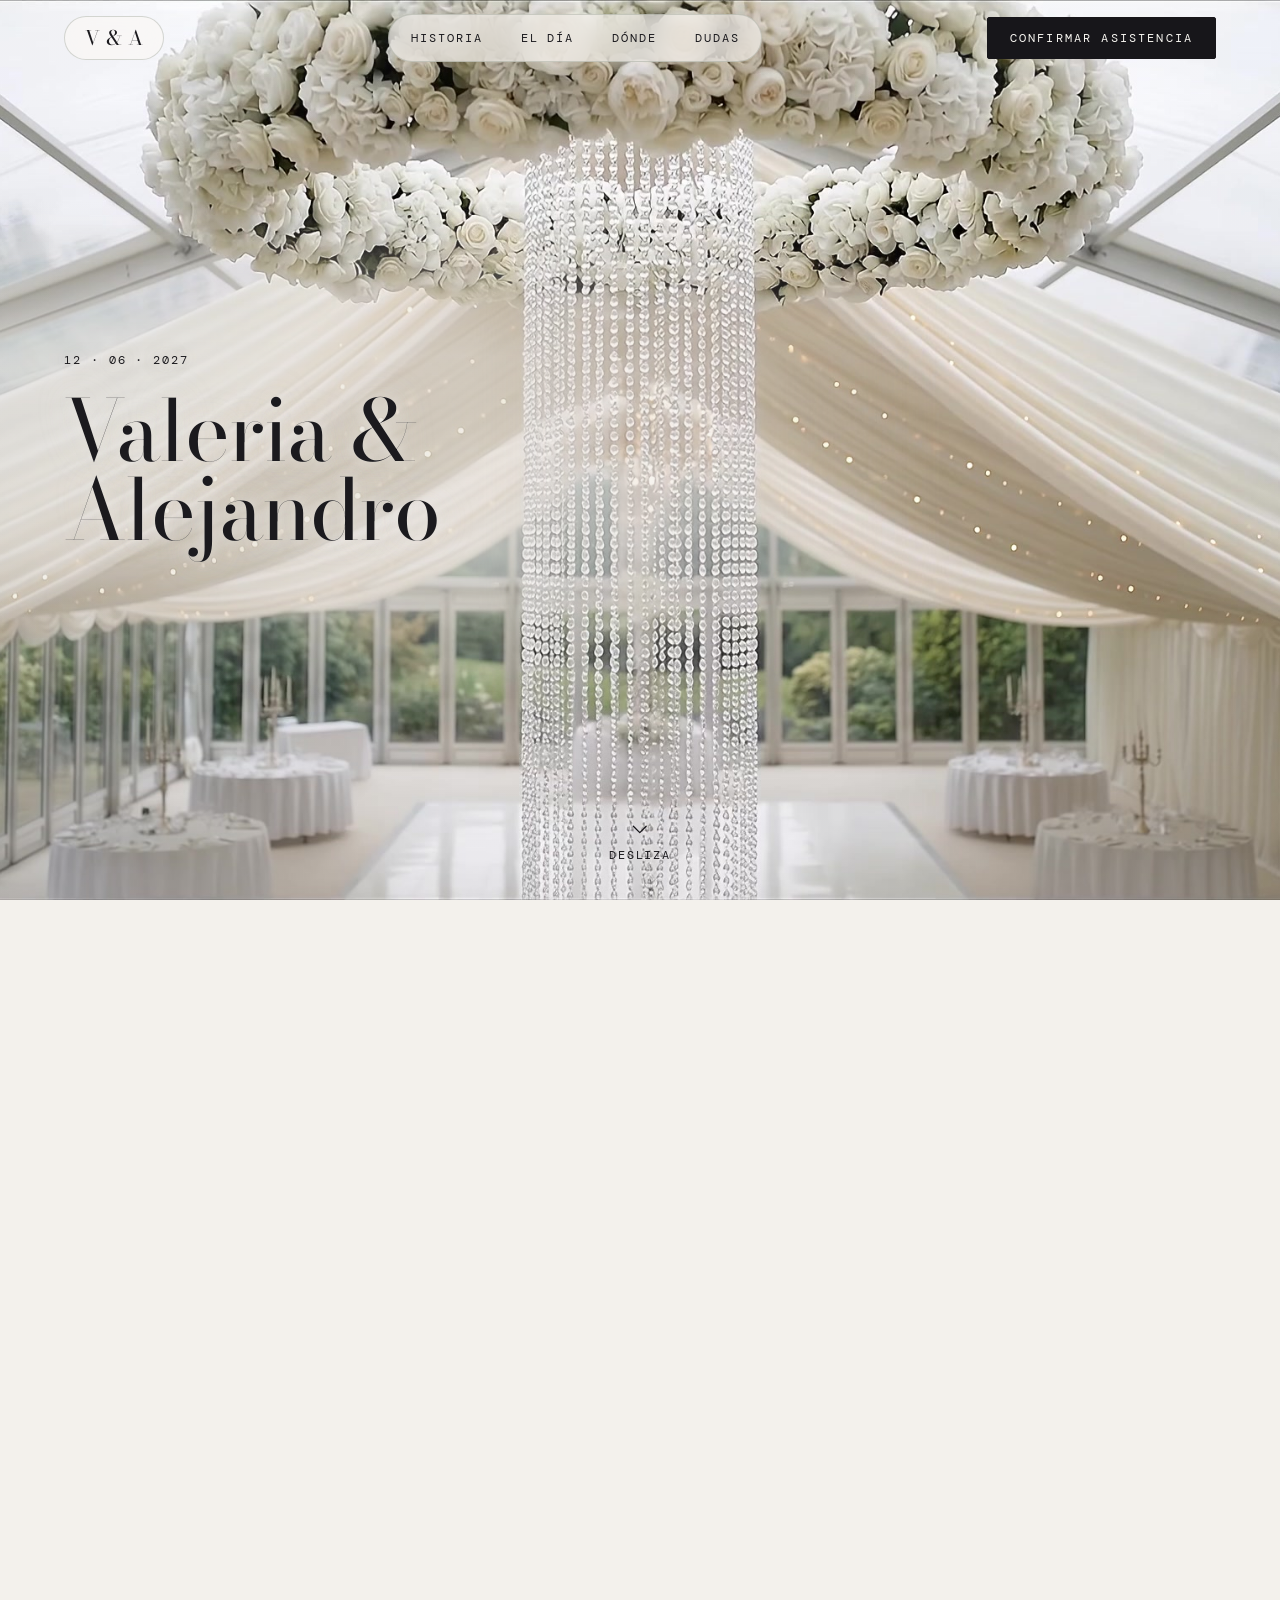
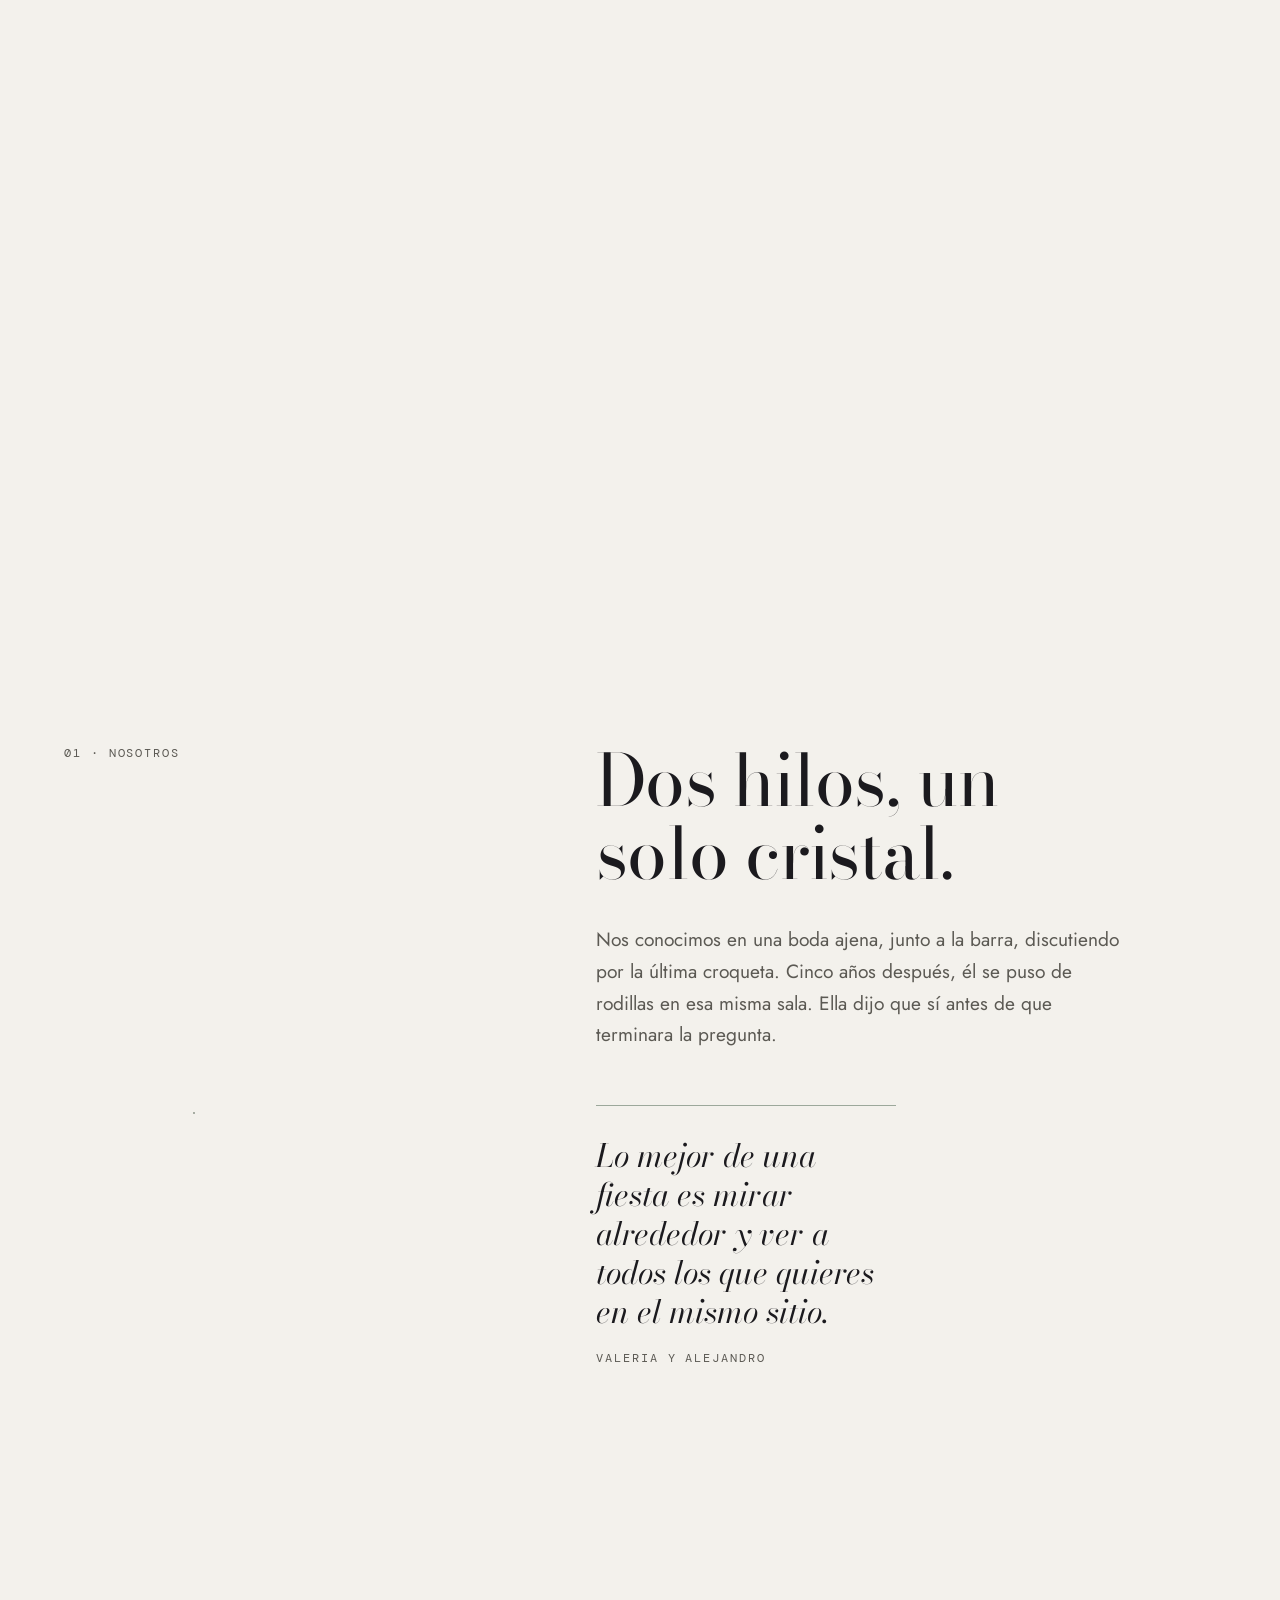
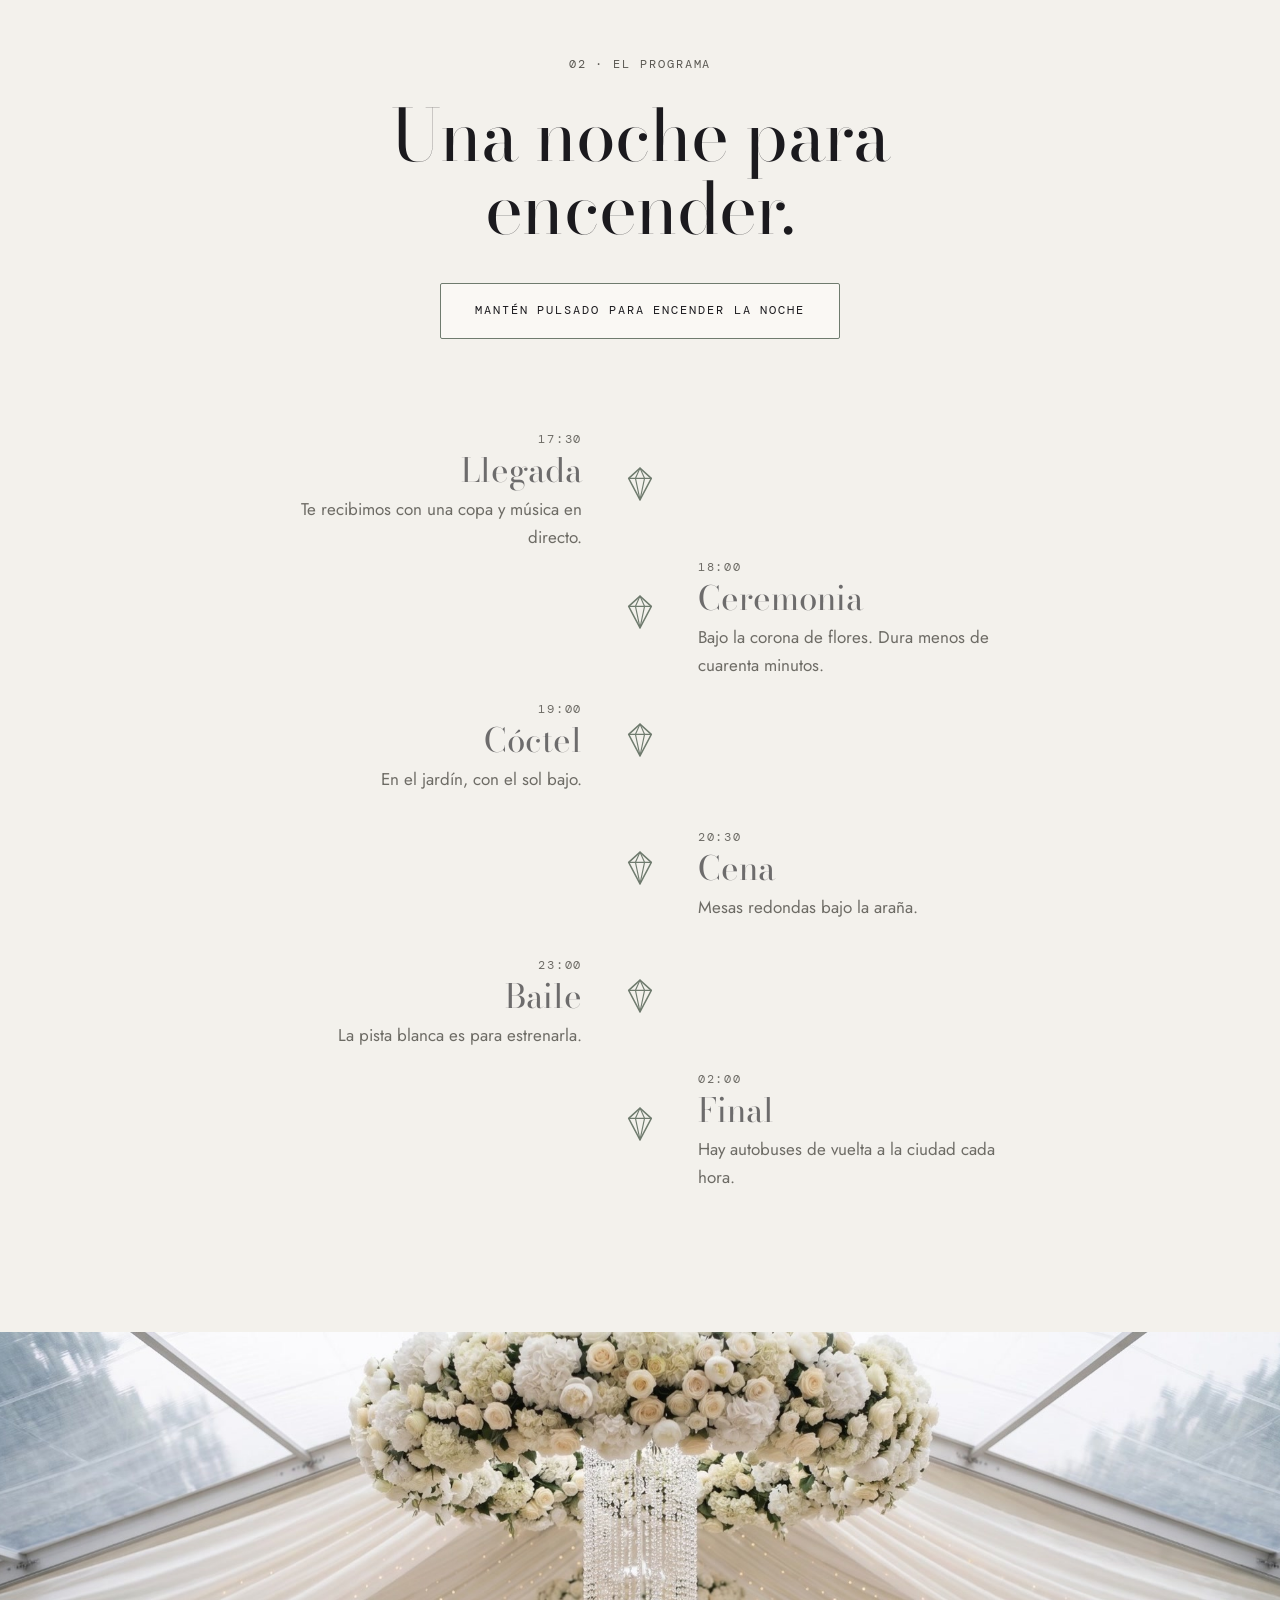
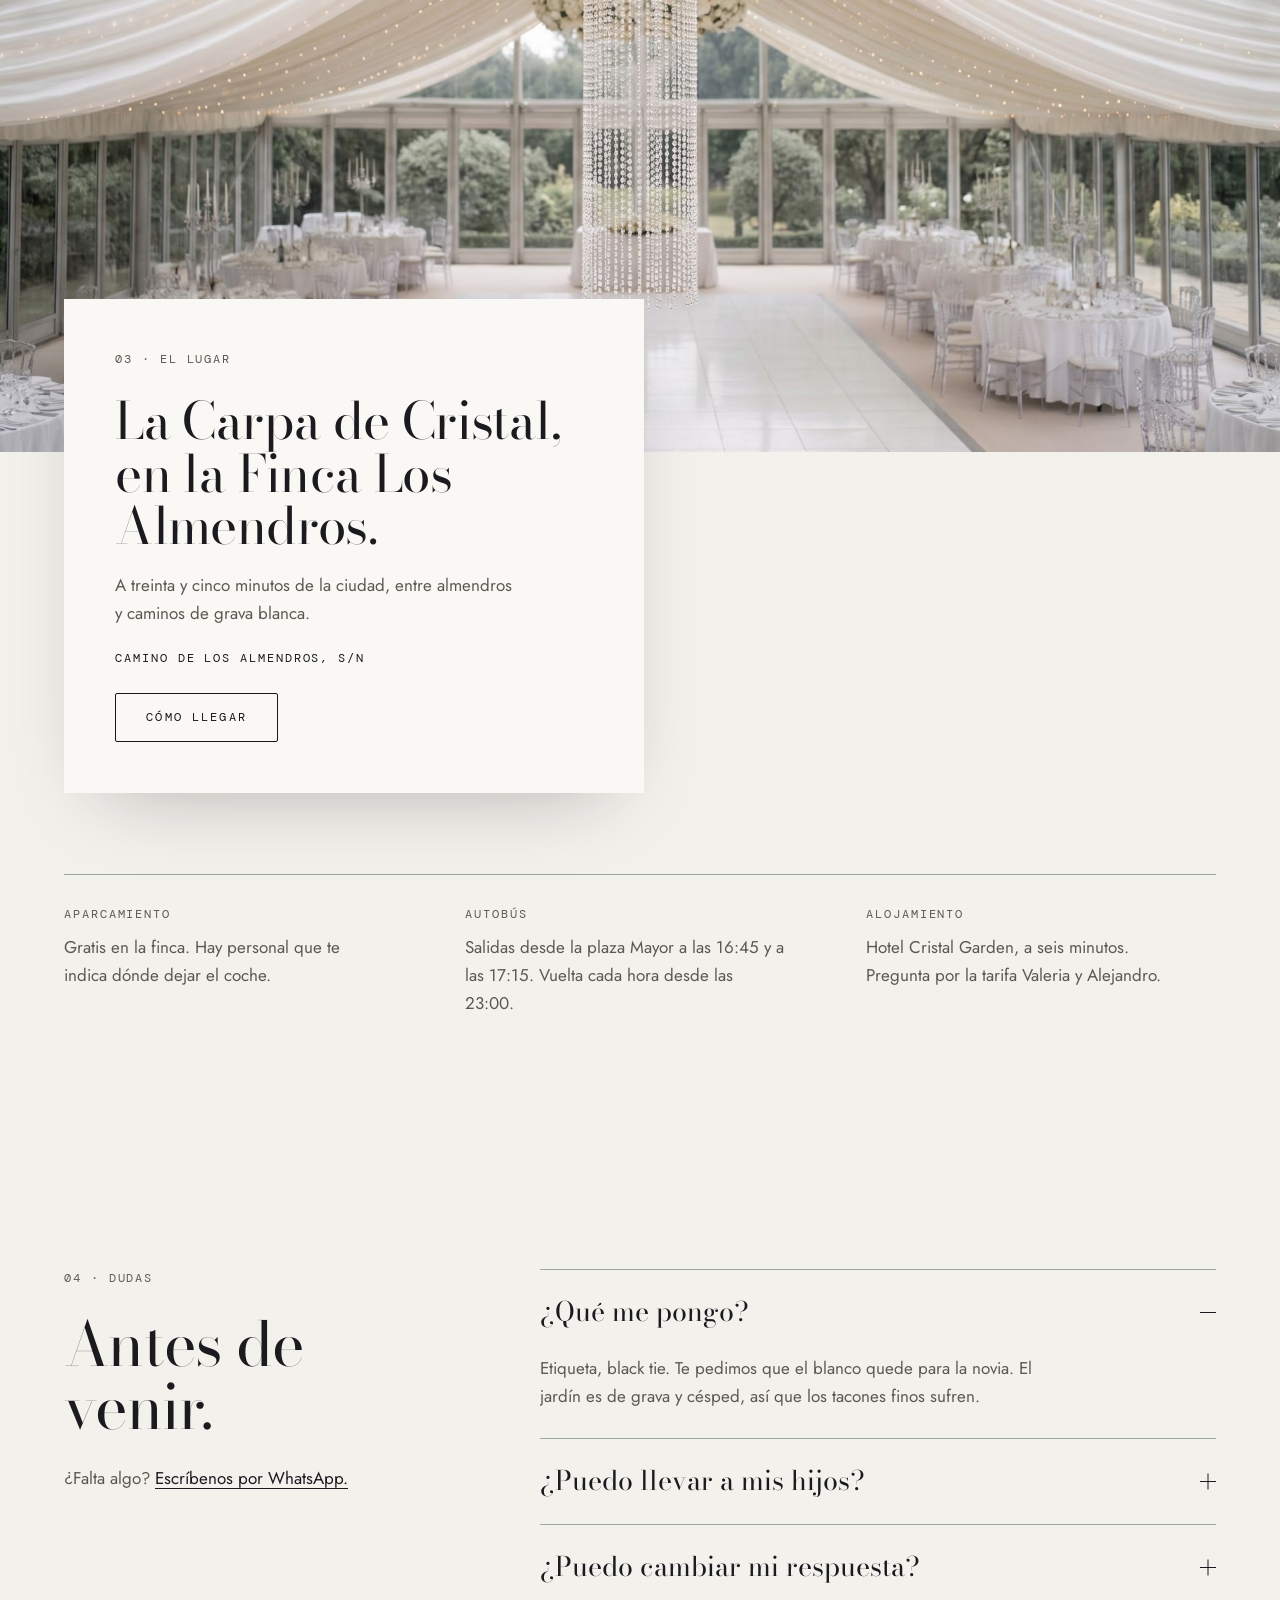
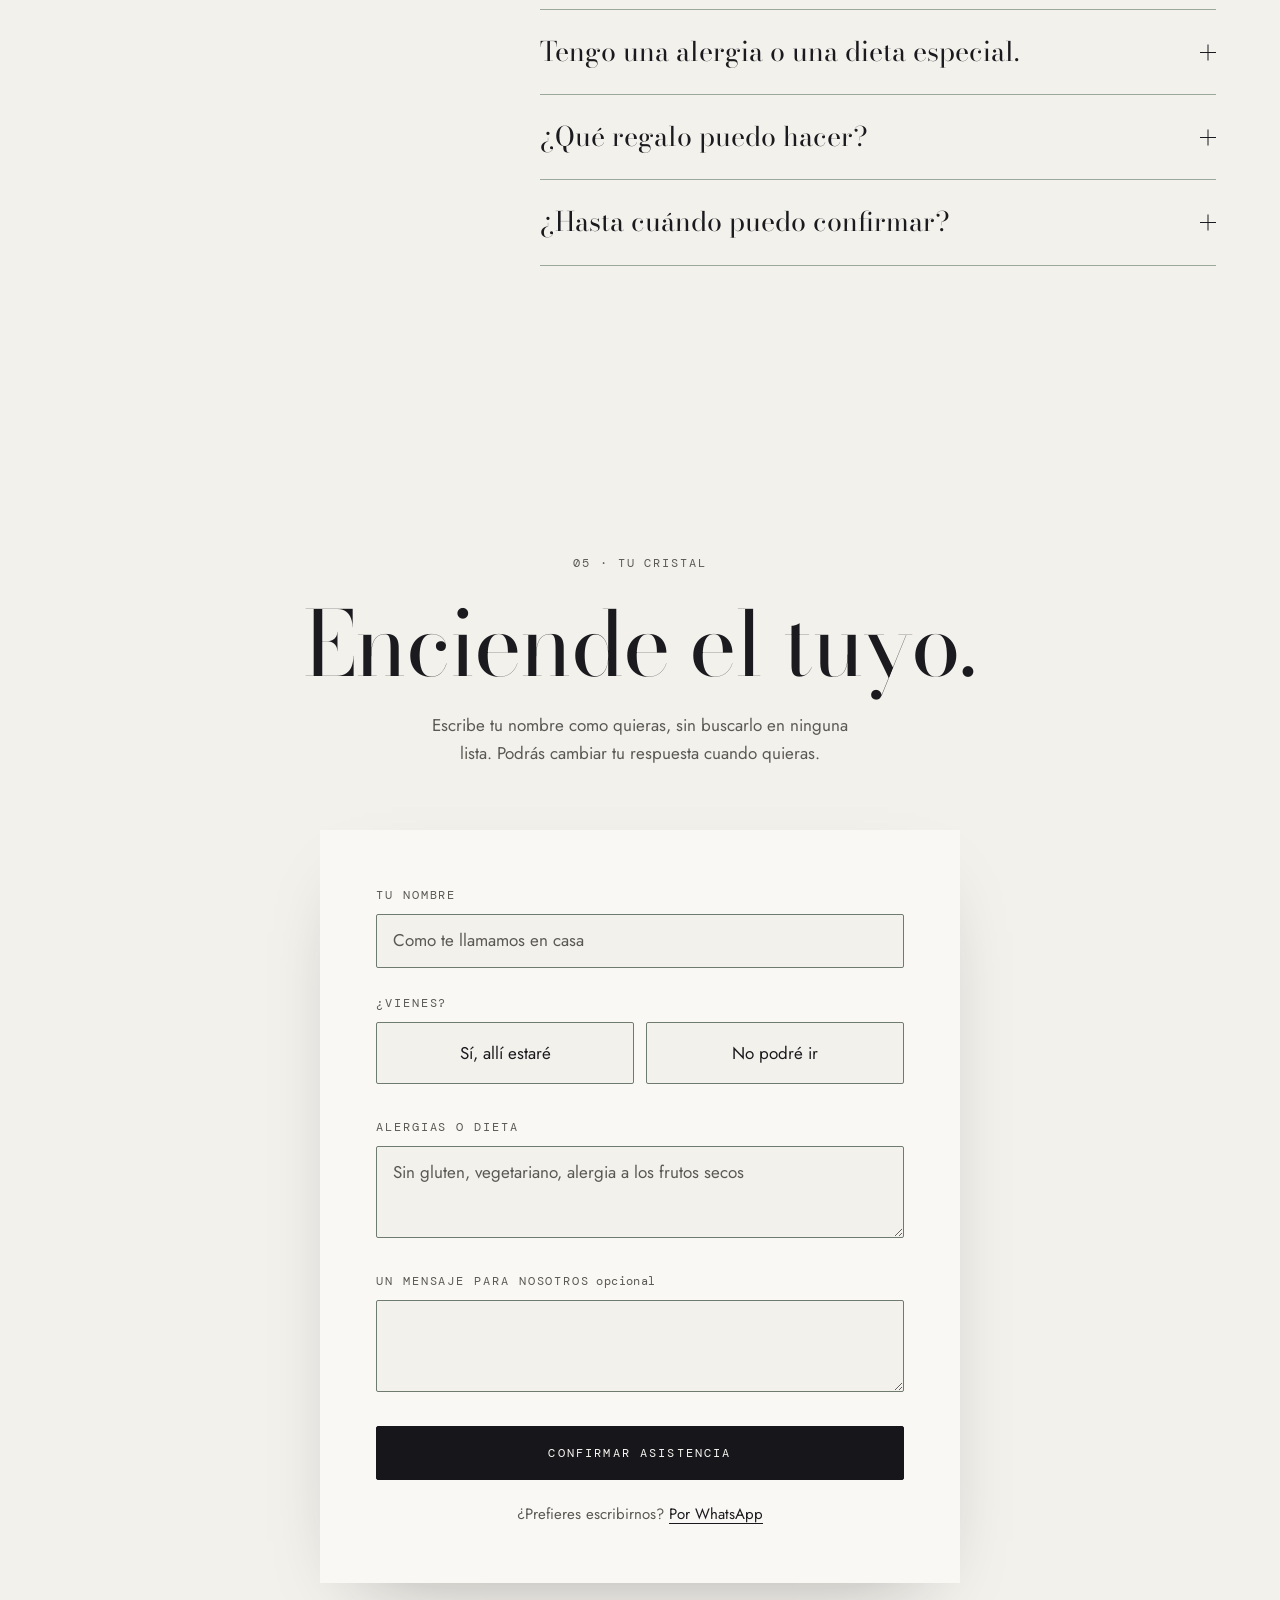
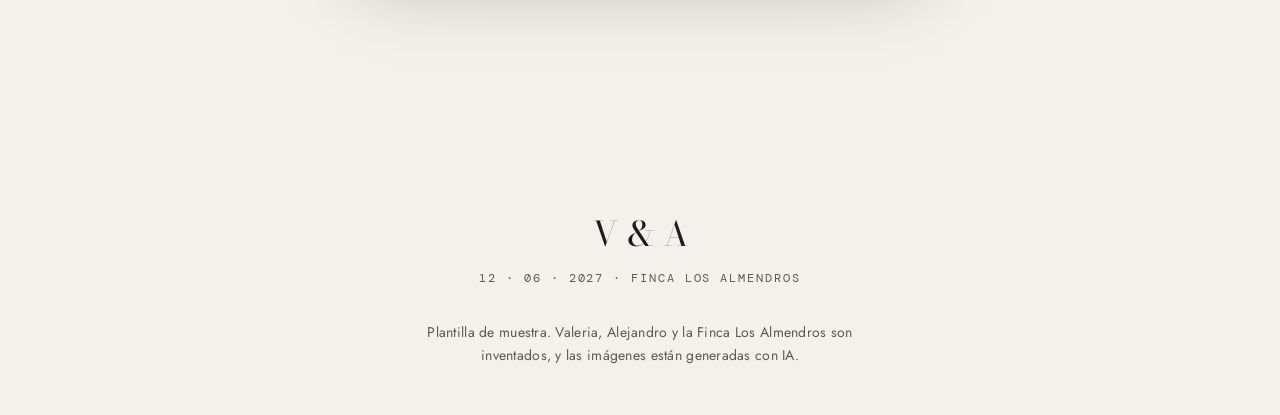
<file: boda-luxe-white/index.html>
<!doctype html>
<html lang="es">
<head>
<meta charset="utf-8">
<meta name="viewport" content="width=device-width,initial-scale=1,viewport-fit=cover">
<title>Valeria &amp; Alejandro · Boda 12 de junio de 2027</title>
<meta name="description" content="Valeria y Alejandro se casan el 12 de junio de 2027 en la Finca Los Almendros. Confirma tu asistencia y enciende tu cristal.">
<meta name="theme-color" content="#F3F1EC">
<meta property="og:type" content="website">
<meta property="og:title" content="Valeria &amp; Alejandro · 12 de junio de 2027">
<meta property="og:description" content="Una araña no brilla sola. Confirma tu asistencia y enciende tu cristal.">
<!-- DEPLOY STEP: sustituir og:image y og:url por las URLs absolutas reales al publicar -->
<meta property="og:image" content="assets/hero-ending.jpg">
<meta property="og:url" content="">
<link rel="icon" href="data:image/svg+xml,%3Csvg xmlns='http://www.w3.org/2000/svg' viewBox='0 0 32 32'%3E%3Crect width='32' height='32' rx='6' fill='%23F3F1EC'/%3E%3Cpath d='M16 4l8 8-8 16-8-16z' fill='none' stroke='%2317161A' stroke-width='1.6' stroke-linejoin='round'/%3E%3Cpath d='M8 12h16M13 12l3-8 3 8-3 16z' fill='none' stroke='%2317161A' stroke-width='1.1' stroke-linejoin='round'/%3E%3C/svg%3E">
<link rel="preconnect" href="https://fonts.googleapis.com">
<link rel="preconnect" href="https://fonts.gstatic.com" crossorigin>
<link href="https://fonts.googleapis.com/css2?family=Bodoni+Moda:ital,opsz,wght@0,6..96,400;1,6..96,400&amp;family=DM+Mono:wght@400&amp;family=Jost:wght@300;400&amp;display=swap" rel="stylesheet">
<style>
:root{
  --canvas:#F3F1EC;
  --panel:#FAF8F4;
  --accent:#17161A;
  --accent-hover:#34323A;
  --accent-muted:#9CA89B;
  --line-strong:#6F7B6E;
  --light-warm:#F1DDB0;
  --mist:232,229,224;       /* bruma sobre las telas: casi el tono del propio video */
  --mist-hi:244,242,238;    /* bruma sobre el suelo blanco */
  --text-secondary:#5B5953;
  --text-primary:#1B1A1E;
  --ease:cubic-bezier(.22,.61,.36,1);
  --ease-soft:cubic-bezier(.45,.05,.2,1);
  --tshadow:0 1px 2px rgba(250,248,244,.95),0 3px 14px rgba(250,248,244,.8),0 10px 44px rgba(250,248,244,.75);
  --f-display:'Bodoni Moda','Bodoni 72','Didot',Georgia,serif;
  --f-body:'Jost','Helvetica Neue',Arial,sans-serif;
  --f-mono:'DM Mono',ui-monospace,Menlo,Consolas,monospace;
  --gut:clamp(20px,5vw,72px);
}
*,*::before,*::after{box-sizing:border-box}
*{margin:0}
html{overflow-x:hidden;overflow-x:clip;scroll-behavior:smooth;-webkit-text-size-adjust:100%}
body{overflow-x:hidden;overflow-x:clip;background:var(--canvas);color:var(--text-primary);font:400 17px/1.65 var(--f-body);animation:pagein .9s var(--ease) both;-webkit-font-smoothing:antialiased}
@keyframes pagein{from{opacity:0}to{opacity:1}}
img,svg,video{display:block;max-width:100%}
a{color:inherit}
button,input,select,textarea{font:inherit;color:inherit}
:focus-visible{outline:2px solid var(--accent);outline-offset:3px;box-shadow:0 0 0 6px rgba(250,248,244,.92)}
.sr{position:absolute;width:1px;height:1px;margin:-1px;padding:0;overflow:hidden;clip:rect(0 0 0 0);white-space:nowrap;border:0}
.skip{position:fixed;left:16px;top:-80px;z-index:100;background:var(--accent);color:var(--panel);padding:12px 18px;transition:top .3s var(--ease)}
.skip:focus{top:16px}
.wrap{width:min(1180px,100% - 2*var(--gut));margin-inline:auto}
.mono{font:400 12px/1.5 var(--f-mono);letter-spacing:.16em;text-transform:uppercase;color:var(--text-secondary)}
.display{font-family:var(--f-display);font-weight:400;line-height:1.02;letter-spacing:-.012em}
.display em{font-style:italic}
.btn{display:inline-block;background:var(--accent);color:#F7F5F0;border:1px solid var(--accent);padding:16px 30px;font:400 12px/1.2 var(--f-mono);letter-spacing:.18em;text-transform:uppercase;text-decoration:none;text-shadow:none;cursor:pointer;border-radius:2px;transition:background-color .5s var(--ease),border-color .5s var(--ease),color .5s var(--ease),transform .5s var(--ease)}
.btn:hover{background:var(--accent-hover);border-color:var(--accent-hover);transform:translateY(-1px)}
.btn-ghost{background:transparent;color:var(--accent)}
.btn-ghost:hover{background:var(--accent);color:#F7F5F0;border-color:var(--accent)}
@media (pointer:coarse){.btn{min-height:44px;display:inline-flex;align-items:center;justify-content:center}}

/* ===== entorno fijo: el telón de cristal ===== */
.env{position:fixed;inset:0;z-index:0;pointer-events:none;overflow:hidden}
.env svg{position:absolute;inset:0;width:100%;height:100%}
.env .sw{transform-origin:50% 0;animation:sway var(--sd,90s) var(--ease-soft) var(--dl,0s) infinite}
@keyframes sway{0%,100%{transform:rotate(-.55deg)}50%{transform:rotate(.55deg)}}
.env .strand{stroke:var(--accent-muted);stroke-width:1;opacity:.34;vector-effect:non-scaling-stroke}
.env .bead{fill:var(--light-warm);stroke:var(--accent-muted);stroke-width:.6;opacity:.3;transition:opacity 1.4s var(--ease),fill .9s var(--ease)}
.env .bead.on{opacity:1}
.mote{position:absolute;bottom:-12px;width:5px;height:5px;border-radius:50%;background:var(--light-warm);opacity:0;box-shadow:0 0 12px 3px rgba(241,221,176,.55);animation:rise 90s linear var(--dl,0s) infinite}
@keyframes rise{0%{transform:translate3d(0,0,0);opacity:0}8%{opacity:.5}60%{opacity:.35}100%{transform:translate3d(var(--dx,20px),-112vh,0);opacity:0}}
body.paused *,body.paused *::before,body.paused *::after{animation-play-state:paused!important}

main{position:relative;z-index:1}
footer{position:relative;z-index:1}

/* ===== navegación ===== */
.nav{position:fixed;inset:0 0 auto 0;z-index:50;display:flex;align-items:center;justify-content:space-between;gap:12px;padding:calc(14px + env(safe-area-inset-top,0px)) var(--gut) 14px}
.nav .chip{background:rgba(250,248,244,.66);-webkit-backdrop-filter:blur(12px);backdrop-filter:blur(12px);border:1px solid rgba(111,123,110,.28);border-radius:999px}
.nav .mark{font:400 20px/1 var(--f-display);padding:11px 20px;text-decoration:none;letter-spacing:.02em}
.nav .links{display:flex;gap:6px;padding:6px}
.nav .links a{font:400 12px/1 var(--f-mono);letter-spacing:.16em;text-transform:uppercase;text-decoration:none;padding:11px 16px;border-radius:999px;color:var(--text-primary);transition:background-color .4s var(--ease)}
.nav .links a:hover{background:rgba(23,22,26,.07)}
.nav .btn{padding:13px 22px}
@media (max-width:720px){.nav .links{display:none}.nav .btn{padding:12px 16px;font-size:11px}}

/* ===== hero ===== */
.hero{position:relative;height:600vh}
.stage{position:sticky;top:0;height:100vh;height:100svh;overflow:hidden;background:var(--canvas)}
.poster{position:absolute;inset:0;background:radial-gradient(ellipse 70% 60% at 50% 24%,#FBFAF7 0%,#EEEAE2 70%,#E6E1D7 100%) center/cover no-repeat}
#hero{position:absolute;inset:0;width:100%;height:100%;object-fit:cover;opacity:0;transition:opacity .7s var(--ease);transform:translateZ(0);will-change:transform}
.video-ready #hero{opacity:1}
.video-failed #hero{display:none}
.scrim{position:absolute;inset:0;pointer-events:none;background:radial-gradient(ellipse 120% 90% at 50% 45%,rgba(243,241,236,0) 40%,rgba(243,241,236,.4) 100%)}
.bands{position:absolute;inset:0;pointer-events:none}
.band{position:absolute;opacity:0;isolation:isolate;--k:0;--mist-c:var(--mist);text-shadow:0 0 1px rgba(var(--mist-c),.9),0 0 14px rgba(var(--mist-c),.85),0 0 36px rgba(var(--mist-c),.7);color:var(--text-primary)}
.b4{--mist-c:var(--mist-hi)}
.band.off{visibility:hidden}
.band::before{content:"";position:absolute;z-index:-1;pointer-events:none;top:-75%;bottom:-75%;opacity:calc(.25 + .75*var(--k,1));background:linear-gradient(to bottom,rgba(var(--mist-c),0) 0%,rgba(var(--mist-c),.62) 31%,rgba(var(--mist-c),.62) 69%,rgba(var(--mist-c),0) 100%);-webkit-mask-image:linear-gradient(to right,#000 0%,#000 50%,transparent 100%);mask-image:linear-gradient(to right,#000 0%,#000 50%,transparent 100%)}
.b1::before,.b3::before{left:calc(-1*var(--gut));width:min(74vw,1100px)}
.b2::before{right:calc(-1*var(--gut));width:min(74vw,1100px);-webkit-mask-image:linear-gradient(to left,#000 0%,#000 50%,transparent 100%);mask-image:linear-gradient(to left,#000 0%,#000 50%,transparent 100%)}
.b4::before{left:50%;width:100vw;margin-left:-50vw;-webkit-mask-image:linear-gradient(to right,transparent 0%,#000 25%,#000 75%,transparent 100%);mask-image:linear-gradient(to right,transparent 0%,#000 25%,#000 75%,transparent 100%)}
.band .btn{pointer-events:auto}
.b1{left:var(--gut);top:50%;transform:translateY(-50%);width:min(36vw,560px)}
.b1 h1{font-size:clamp(52px,6.6vw,112px);line-height:.94}
.b1 .kicker{margin-bottom:22px;color:var(--text-primary);opacity:clamp(0,var(--k,0)*3,1)}
.b2{right:var(--gut);top:37%;transform:translateY(-50%);width:min(32vw,470px)}
.b3{left:var(--gut);top:35%;transform:translateY(-50%);width:min(32vw,470px)}
.b2 h2,.b3 h2{font-size:clamp(36px,4.3vw,70px)}
.band .sub{margin-top:22px;font-size:clamp(16px,1.35vw,20px);line-height:1.5;color:var(--text-primary);opacity:var(--ks,0);--ks:clamp(0,(var(--k,0) - .45)*2.6,1);transform:translateY(calc((1 - var(--ks))*10px))}
.b4{left:50%;bottom:10vh;transform:translateX(-50%);width:min(780px,92vw);text-align:center}
.b4 h2{font-size:clamp(48px,6.4vw,104px);line-height:.96}
.b4 .sub{--ks:clamp(0,(var(--k,0) - .66)*4,1);font:400 13px/1.5 var(--f-mono);letter-spacing:.16em;text-transform:uppercase;text-wrap:balance}
.b4 .btn{margin-top:26px;--kb:clamp(0,(var(--k,0) - .78)*5,1);opacity:var(--kb);transform:translateY(calc((1 - var(--kb))*14px))}
/* entradas */
.band .w,.band .c{display:inline-block}
.band[data-ent=drift] .w{--kc:clamp(0,(var(--k,0) - var(--th,0))*2.8,1);opacity:var(--kc);transform:translateY(calc((1 - var(--kc))*-26px))}
.band[data-ent=scatter] .c{--kc:clamp(0,(var(--k,0) - var(--th,0))*2.6,1);opacity:var(--kc);transform:translate(calc((1 - var(--kc))*var(--jx,0px)),calc((1 - var(--kc))*var(--jy,0px))) rotate(calc((1 - var(--kc))*var(--jr,0deg)))}
.band[data-ent=part] .half{display:block;--kc:clamp(0,var(--k,0)*1.15,1);opacity:var(--kc)}
.band[data-ent=part] .half:first-child{transform:translateY(calc((1 - var(--kc))*.6em))}
.band[data-ent=part] .half:last-child{transform:translateY(calc((1 - var(--kc))*-.6em))}
.band[data-ent=rise] .w{--kc:clamp(0,(var(--k,0) - var(--th,0))*3,1);opacity:var(--kc);transform:translateY(calc((1 - var(--kc))*30px))}
/* anillo y señal de scroll */
.cue{position:absolute;left:50%;bottom:4vh;transform:translateX(-50%);z-index:3;display:flex;flex-direction:column;align-items:center;gap:6px;pointer-events:none;color:var(--accent);transition:opacity .8s var(--ease)}
.cue.cue-off{opacity:0}
.ring{width:42px;height:42px;transform:rotate(-90deg);transition:opacity .6s var(--ease)}
.video-ready .ring,.video-failed .ring{opacity:0;height:0;width:0}
.cue .chev{width:22px;height:22px;opacity:0;transition:opacity .8s var(--ease)}
.cue .chev-label{opacity:0;transition:opacity .8s var(--ease);color:var(--text-primary)}
.video-ready .cue .chev,.video-failed .cue .chev,.video-ready .cue .chev-label,.video-failed .cue .chev-label{opacity:1}
.cue .chev path{animation:nudge 3.2s var(--ease-soft) -1.2s infinite}
@keyframes nudge{0%,100%{transform:translateY(-2px)}50%{transform:translateY(3px)}}
/* hero estático */
.hero-static{position:absolute;inset:0;display:none;flex-direction:column;justify-content:flex-end;align-items:center;text-align:center;gap:16px;padding:0 var(--gut) clamp(56px,13vh,120px);z-index:2;color:var(--text-primary);text-shadow:var(--tshadow)}
.hero-static::before{content:"";position:absolute;inset:0;z-index:-1;background:linear-gradient(to top,rgba(243,241,236,.92) 0%,rgba(243,241,236,.72) 50%,rgba(243,241,236,0) 100%)}
.hero-static h1{font-size:clamp(40px,min(13vw,14vh),92px);line-height:.95}
.hero-static p{text-wrap:balance}
.hero-static .btn{margin-top:10px}
@media (max-width: 720px), (orientation: portrait) and (max-width: 1024px), (orientation: portrait) and (pointer: coarse), (orientation: landscape) and (pointer: coarse) and (max-height: 560px), (prefers-reduced-motion: reduce){
  .hero{height:100vh;height:100svh;min-height:560px}
  .stage{position:relative;height:100%}
  .bands,.cue,.scrim,#hero{display:none}
  .hero-static{display:flex}
}
@media (max-height:560px){.cue{display:none}}
@media (orientation: landscape) and (max-height:560px){.hero{min-height:0}.hero-static{gap:8px;padding-bottom:clamp(18px,6vh,40px)}.hero-static .btn{margin-top:2px;padding:12px 24px}}

/* ===== secciones ===== */
.sec{position:relative;padding-block:clamp(96px,16vh,184px)}
.lab{display:block;margin-bottom:26px}
.rv .rv-i{opacity:0;transform:translateY(22px);transition:opacity 1s var(--ease),transform 1s var(--ease)}
.rv.in .rv-i{opacity:1;transform:none;transition-delay:var(--d,0s)}
.rv.in.done .rv-i{transition-delay:0s!important}
[data-draw]{--dp:0}
.live .gem-live{animation:pulse 6s var(--ease-soft) -2.4s infinite}
@keyframes pulse{0%,100%{opacity:.55}50%{opacity:1}}

/* gema */
.gem{width:28px;height:34px;color:var(--line-strong);overflow:visible}
.gem-wrap{position:relative;display:grid;place-items:center;width:44px;height:52px;--lit:0}
.gem-wrap::before{content:"";position:absolute;inset:-8px;border-radius:50%;background:radial-gradient(circle,rgba(241,221,176,.9) 0%,rgba(241,221,176,0) 66%);opacity:var(--lit);pointer-events:none}
.gem-wrap .gem{position:relative}

/* 01 historia */
.story-grid{display:grid;grid-template-columns:minmax(0,5fr) minmax(0,7fr);gap:clamp(36px,7vw,110px);align-items:start}
.strands{width:min(100%,260px);margin-top:10px;overflow:visible}
.strands .ds{fill:none;stroke:var(--line-strong);stroke-width:1.2;stroke-linecap:round;stroke-dasharray:1;stroke-dashoffset:calc(1 - clamp(0,var(--dp,0)*1.7,1))}
.strands .ds.d2{stroke-dashoffset:calc(1 - clamp(0,(var(--dp,0) - .55)*3,1))}
.strands .crystal{opacity:clamp(0,(var(--dp,0) - .78)*5,1);--lit:clamp(0,(var(--dp,0) - .86)*6,1)}
.strands .gem{color:var(--accent)}
.story h2{font-size:clamp(40px,5.6vw,88px);max-width:12ch}
.story p.t{margin-top:34px;font-size:clamp(18px,1.5vw,21px);max-width:44ch;color:var(--text-secondary)}
.story blockquote{margin-top:54px;padding-top:30px;border-top:1px solid var(--accent-muted);max-width:30ch}
.story blockquote p{font:italic 400 clamp(24px,2.5vw,36px)/1.22 var(--f-display)}
.story blockquote cite{display:block;margin-top:18px;font-style:normal}

/* 02 programa */
.prog header{text-align:center;max-width:720px;margin:0 auto}
.prog h2{font-size:clamp(40px,5.6vw,88px);margin-bottom:38px}
.hold{position:relative;display:inline-flex;align-items:center;justify-content:center;min-height:56px;padding:0 34px;background:var(--panel);border:1px solid var(--line-strong);border-radius:2px;cursor:pointer;overflow:hidden;touch-action:pan-y;user-select:none;-webkit-user-select:none;-webkit-touch-callout:none;--hp:0;transition:border-color .5s var(--ease)}
.hold:hover{border-color:var(--accent)}
.hold-fill{position:absolute;inset:0;background:var(--accent);transform:scaleX(var(--hp,0));transform-origin:left}
.hold-label{position:relative;font:400 12px/1.3 var(--f-mono);letter-spacing:.16em;text-transform:uppercase;color:var(--text-primary);text-wrap:balance;text-align:center}
.hold-on{position:absolute;inset:0;display:flex;align-items:center;justify-content:center;padding:0 34px;color:#F7F5F0;clip-path:inset(0 calc(100% - var(--hp,0)*100%) 0 0);pointer-events:none}
.hold[disabled]{cursor:default}
.tl{position:relative;list-style:none;padding:0;margin:clamp(56px,9vh,96px) auto 0;max-width:980px;--hp:0}
.tl::before,.tl::after{content:"";position:absolute;top:26px;bottom:26px;left:50%;width:1px;margin-left:-.5px;transform-origin:top}
.tl::before{background:var(--accent-muted);transform:scaleY(var(--dp,0))}
.tl::after{background:var(--accent);transform:scaleY(var(--hp,0))}
.tl-i{display:grid;grid-template-columns:1fr 64px 1fr;align-items:center;min-height:128px;--lit:0}
.tl-i .gem-wrap{grid-column:2;grid-row:1;justify-self:center;--lit:inherit}
.tl-c{grid-row:1;transform:translateY(calc((1 - var(--lit,0))*6px))}
.tl-c h3{opacity:calc(.62 + .38*var(--lit,0))}
.tl-c .time,.tl-c p{opacity:calc(.88 + .12*var(--lit,0))}
.tl-i:nth-child(odd) .tl-c{grid-column:1;text-align:right;padding-right:clamp(8px,2vw,28px)}
.tl-i:nth-child(even) .tl-c{grid-column:3;text-align:left;padding-left:clamp(8px,2vw,28px)}
.tl-c .time{display:block;margin-bottom:4px}
.tl-c h3{font:400 clamp(26px,2.6vw,36px)/1.1 var(--f-display)}
.tl-c p{color:var(--text-secondary);max-width:30ch;margin-top:6px}
.tl-i:nth-child(odd) .tl-c p{margin-left:auto}
.tl-i .gem{color:var(--line-strong)}
.tl-i[data-on] .gem{color:var(--accent)}
.tl-i .gem{--gem-fill:rgb(241 221 176 / calc(var(--lit,0)*.9))}
@media (max-width:720px){
  .tl::before,.tl::after{left:22px}
  .tl-i{grid-template-columns:44px 1fr}
  .tl-i .gem-wrap{grid-column:1}
  .tl-i:nth-child(n) .tl-c{grid-column:2;text-align:left;padding:0 0 0 14px}
  .tl-i:nth-child(odd) .tl-c p{margin-left:0}
}

/* 03 lugar */
.venue{position:relative;padding-bottom:clamp(80px,12vh,140px)}
.venue-img{height:clamp(380px,80vh,780px);overflow:hidden;background:linear-gradient(180deg,#F6F4EF,#E9E4DA)}
.venue-img img{width:100%;height:100%;object-fit:cover;transform-origin:50% 60%}
.live .venue-img img{animation:drift 46s var(--ease-soft) -10s infinite alternate}
@keyframes drift{from{transform:scale(1)}to{transform:scale(1.05)}}
.venue-card{background:var(--panel);width:min(580px,100% - 2*var(--gut));margin-top:clamp(-170px,-17vh,-90px);margin-left:max(var(--gut),calc((100% - 1180px)/2));padding:clamp(28px,4vw,56px);position:relative;box-shadow:0 30px 80px -40px rgba(23,22,26,.35)}
.venue-card h2{font-size:clamp(34px,4vw,58px);max-width:15ch}
.venue-card p.t{margin-top:20px;color:var(--text-secondary);max-width:40ch}
.venue-card .addr{margin:22px 0 26px;color:var(--text-primary)}
.facts{display:grid;grid-template-columns:repeat(3,1fr);gap:clamp(24px,4vw,64px);margin-top:clamp(56px,9vh,96px);padding-top:30px;border-top:1px solid var(--accent-muted)}
.facts dt{margin-bottom:10px}
.facts dd{color:var(--text-secondary);max-width:32ch}
@media (max-width:820px){.facts{grid-template-columns:1fr}.venue-card{margin-left:var(--gut)}}

/* 04 dudas */
.faq-grid{display:grid;grid-template-columns:minmax(0,4fr) minmax(0,7fr);gap:clamp(36px,7vw,110px);align-items:start}
.faq-side{position:sticky;top:110px}
.faq-side h2{font-size:clamp(38px,4.8vw,76px);max-width:9ch}
.faq-side p.t{margin-top:26px;color:var(--text-secondary);max-width:30ch}
.faq-side p.t a{color:var(--text-primary);text-underline-offset:4px}
.acc{border-top:1px solid var(--accent-muted)}
.acc-i{border-bottom:1px solid var(--accent-muted)}
.acc-b{display:flex;width:100%;justify-content:space-between;align-items:baseline;gap:20px;text-align:left;background:none;border:0;padding:26px 0;cursor:pointer;font:400 clamp(22px,2.1vw,30px)/1.2 var(--f-display)}
.acc-b .pm{flex:none;position:relative;width:16px;height:16px;align-self:center}
.acc-b .pm::before,.acc-b .pm::after{content:"";position:absolute;left:0;right:0;top:50%;height:1px;background:var(--text-primary);transition:transform .6s var(--ease)}
.acc-b .pm::after{transform:rotate(90deg)}
.acc-i.open .pm::after{transform:rotate(0)}
.acc-p{display:grid;grid-template-rows:0fr;transition:grid-template-rows .6s var(--ease)}
.acc-p>div{overflow:hidden;min-height:0}
.acc-i.open .acc-p{grid-template-rows:1fr}
.acc-p p{padding:0 0 28px;color:var(--text-secondary);max-width:52ch}
.acc-p a{color:var(--text-primary);text-underline-offset:4px}
@media (max-width:820px){.faq-grid{grid-template-columns:1fr}.faq-side{position:static}}

/* 05 confirmar */
.rsvp{text-align:center}
.rsvp h2{font-size:clamp(46px,7vw,112px);margin-bottom:22px}
.rsvp .lede{max-width:44ch;margin:0 auto;color:var(--text-secondary)}
.card{background:var(--panel);width:min(640px,100%);margin:clamp(40px,7vh,72px) auto 0;padding:clamp(26px,4.5vw,56px);text-align:left;box-shadow:0 30px 80px -44px rgba(23,22,26,.4)}
.field{margin-bottom:26px;border:0;padding:0;min-width:0}
.field>label,.field>legend{display:block;margin-bottom:10px;padding:0}
.opt{color:var(--text-secondary);text-transform:none;letter-spacing:.04em;margin-left:6px}
.field input[type=text],.field select,.field textarea{width:100%;background:var(--canvas);border:1px solid var(--line-strong);border-radius:2px;padding:14px 16px;font-size:17px;line-height:1.4;transition:border-color .4s var(--ease),background-color .4s var(--ease)}
.field textarea{min-height:92px;resize:vertical}
.field input::placeholder,.field textarea::placeholder{color:var(--text-secondary);opacity:1}
.field input:focus,.field select:focus,.field textarea:focus{border-color:var(--accent);outline:none;box-shadow:0 0 0 3px rgba(23,22,26,.14)}
.field .help{margin-top:8px;font-size:14px;color:var(--text-secondary)}
.err{min-height:0;margin-top:8px;font-size:14px;color:#8A2F2F}
.choices{display:grid;grid-template-columns:1fr 1fr;gap:12px}
.choice{position:relative}
.choice input{position:absolute;opacity:0;inset:0;width:100%;height:100%;margin:0;cursor:pointer}
.choice span{display:block;text-align:center;padding:16px 12px;border:1px solid var(--line-strong);border-radius:2px;background:var(--canvas);transition:background-color .4s var(--ease),color .4s var(--ease),border-color .4s var(--ease)}
.choice input:checked+span{background:var(--accent);color:#F7F5F0;border-color:var(--accent)}
.choice input:focus-visible+span{outline:2px solid var(--accent);outline-offset:3px;box-shadow:0 0 0 6px rgba(250,248,244,.92)}
.party{display:grid;grid-template-rows:1fr;transition:grid-template-rows .6s var(--ease),opacity .6s var(--ease)}
.party>div{overflow:hidden;min-height:0}
.party.hide{grid-template-rows:0fr;opacity:0}
.rsvp-form .btn{width:100%;padding:19px 30px}
.alt{margin-top:22px;text-align:center;font-size:15px;color:var(--text-secondary)}
.alt a{color:var(--text-primary);text-underline-offset:4px}
.rsvp-done{text-align:center;padding:12px 0}
.rsvp-done[hidden]{display:none}
.rsvp-done .gem-wrap{margin:0 auto 18px;width:64px;height:76px}
.rsvp-done .gem{width:38px;height:46px}
.rsvp-done h3{font:400 clamp(30px,4vw,46px)/1.1 var(--f-display)}
.rsvp-done p{margin:14px auto 0;max-width:36ch;color:var(--text-secondary)}
.rsvp-done .note{font-size:14px}
.rsvp-done .btn{margin-top:28px}
.rsvp-done.lit .gem-wrap{--lit:1;animation:pulse 5s var(--ease-soft) -1.5s infinite}
.rsvp-done.lit .gem{color:var(--accent);--gem-fill:rgb(241 221 176 / .92)}

footer.foot{padding:clamp(64px,10vh,110px) var(--gut) 48px;text-align:center}
.foot .mark{font:400 34px/1 var(--f-display);margin-bottom:18px}
.foot p.mono{margin-top:10px}
.foot .disc{margin:34px auto 0;max-width:56ch;font-size:14px;color:var(--text-secondary);text-transform:none;letter-spacing:.02em}

@media (max-width:820px){.story-grid{grid-template-columns:1fr}.strands{width:180px}.story h2{max-width:14ch}}

@media (prefers-reduced-motion: reduce){
  *,*::before,*::after{animation:none!important;transition:none!important;transition-delay:0s!important}
  html{scroll-behavior:auto}
  .rv .rv-i{opacity:1;transform:none}
  [data-draw]{--dp:1!important}
  .tl{--hp:1!important}
  .tl-i{--lit:1!important}
  .env .bead{opacity:1}
}
</style>
<noscript><style>.hero{height:100vh;min-height:560px}.stage{position:relative;height:100%}.bands,.cue,.scrim,#hero{display:none}.hero-static{display:flex}.rv .rv-i{opacity:1;transform:none}[data-draw]{--dp:1}.tl{--hp:1}.tl-i{--lit:1}</style></noscript>
</head>
<body>
<a class="skip" href="#main">Saltar al contenido</a>

<svg width="0" height="0" style="position:absolute" aria-hidden="true" focusable="false">
  <symbol id="gem" viewBox="0 0 24 30" overflow="visible">
    <polygon points="12,1 22,10 12,29 2,10" fill="none" style="fill:var(--gem-fill,none)" stroke="currentColor" stroke-width="1.3" stroke-linejoin="round"/>
    <path d="M2 10h20M8 10l4-9 4 9-4 19z" fill="none" stroke="currentColor" stroke-width="1" stroke-linejoin="round"/>
  </symbol>
</svg>

<div class="env" id="env" aria-hidden="true">
  <svg id="telon" viewBox="0 0 1600 900" preserveAspectRatio="xMidYMin slice" focusable="false"></svg>
</div>

<header class="nav">
  <a class="mark chip" href="#inicio" data-w="monogram" aria-label="Inicio">V &amp; A</a>
  <nav class="links chip" aria-label="Secciones">
    <a href="#historia">Historia</a>
    <a href="#programa">El día</a>
    <a href="#lugar">Dónde</a>
    <a href="#dudas">Dudas</a>
  </nav>
  <a class="btn" href="#confirmar">Confirmar asistencia</a>
</header>

<main id="main" tabindex="-1">

  <section class="hero" id="inicio" aria-label="Portada">
    <div class="stage" id="stage">
      <div class="poster" id="poster" aria-hidden="true"></div>
      <video id="hero" muted playsinline preload="none" aria-hidden="true" tabindex="-1"></video>
      <div class="scrim" aria-hidden="true"></div>

      <div class="bands" id="bands">
        <div class="band b1" data-a="0" data-b=".22" data-ent="drift">
          <p class="mono kicker" data-w="dateShort">12 · 06 · 2027</p>
          <h1 class="display" data-split="words" data-w="names">Valeria &amp; Alejandro</h1>
        </div>
        <div class="band b2" data-a=".26" data-b=".50" data-ent="scatter">
          <h2 class="display" data-split="chars">Una araña no brilla sola.</h2>
          <p class="sub">Son cientos de cristales repartiéndose la luz.</p>
        </div>
        <div class="band b3" data-a=".54" data-b=".78" data-ent="part">
          <h2 class="display"><span class="half">Cada invitado</span> <span class="half">es un cristal.</span></h2>
          <p class="sub">Tú eres uno de ellos.</p>
        </div>
        <div class="band b4" data-a=".82" data-b="1" data-ent="rise">
          <h2 class="display" data-split="words">Enciende el tuyo.</h2>
          <p class="sub"><span data-w="dateLong">12 de junio de 2027</span> · <span data-w="place">Finca Los Almendros</span></p>
          <a class="btn" href="#confirmar">Confirmar asistencia</a>
        </div>
      </div>

      <div class="cue" id="cue" aria-hidden="true">
        <svg class="ring" viewBox="0 0 48 48" focusable="false"><circle cx="24" cy="24" r="20" fill="none" stroke="currentColor" stroke-width="3" stroke-dasharray="126" style="stroke-dashoffset:var(--ld,126)"/></svg>
        <svg class="chev" viewBox="0 0 24 24" focusable="false"><path d="M5 9l7 7 7-7" fill="none" stroke="currentColor" stroke-width="1.4" stroke-linecap="round" stroke-linejoin="round"/></svg>
        <span class="mono chev-label">Desliza</span>
      </div>

      <div class="hero-static">
        <h1 class="display" data-w="names">Valeria &amp; Alejandro</h1>
        <p class="mono" style="color:var(--text-primary)"><span data-w="dateLong">12 de junio de 2027</span> · <span data-w="place">Finca Los Almendros</span></p>
        <a class="btn" href="#confirmar">Confirmar asistencia</a>
      </div>
    </div>
  </section>

  <section class="sec story" id="historia" aria-labelledby="h-historia">
    <div class="wrap story-grid">
      <div class="rv">
        <p class="mono lab rv-i">01 · Nosotros</p>
        <div class="rv-i">
          <svg class="strands" data-draw viewBox="0 0 240 460" aria-hidden="true" focusable="false">
            <path class="ds" pathLength="1" d="M34 0 C34 150 120 170 120 300"/>
            <path class="ds" pathLength="1" d="M206 0 C206 150 120 170 120 300"/>
            <path class="ds d2" pathLength="1" d="M120 300 L120 356"/>
            <g class="crystal gem-live"><use href="#gem" x="92" y="356" width="56" height="70"/></g>
          </svg>
        </div>
      </div>
      <div class="rv">
        <h2 class="display rv-i" id="h-historia">Dos hilos, un solo cristal.</h2>
        <p class="t rv-i">Nos conocimos en una boda ajena, junto a la barra, discutiendo por la última croqueta. Cinco años después, él se puso de rodillas en esa misma sala. Ella dijo que sí antes de que terminara la pregunta.</p>
        <blockquote class="rv-i">
          <p>Lo mejor de una fiesta es mirar alrededor y ver a todos los que quieres en el mismo sitio.</p>
          <cite class="mono" data-w="namesAnd">Valeria y Alejandro</cite>
        </blockquote>
      </div>
    </div>
  </section>

  <section class="sec prog" id="programa" aria-labelledby="h-prog">
    <div class="wrap">
      <header class="rv">
        <p class="mono lab rv-i">02 · El programa</p>
        <h2 class="display rv-i" id="h-prog">Una noche para encender.</h2>
        <div class="rv-i">
          <button class="hold" id="hold" type="button" aria-describedby="holdState"><span class="hold-fill" aria-hidden="true"></span><span class="hold-label" id="holdLabel">Mantén pulsado para encender la noche</span><span class="hold-label hold-on" id="holdLabel2" aria-hidden="true">Mantén pulsado para encender la noche</span></button>
          <p class="sr" id="holdState" role="status" aria-live="polite"></p>
        </div>
      </header>
      <ol class="tl" id="tl" data-draw>
        <li class="tl-i"><div class="tl-c"><span class="mono time">17:30</span><h3>Llegada</h3><p>Te recibimos con una copa y música en directo.</p></div><span class="gem-wrap" aria-hidden="true"><svg class="gem"><use href="#gem"/></svg></span></li>
        <li class="tl-i"><div class="tl-c"><span class="mono time">18:00</span><h3>Ceremonia</h3><p>Bajo la corona de flores. Dura menos de cuarenta minutos.</p></div><span class="gem-wrap" aria-hidden="true"><svg class="gem"><use href="#gem"/></svg></span></li>
        <li class="tl-i"><div class="tl-c"><span class="mono time">19:00</span><h3>Cóctel</h3><p>En el jardín, con el sol bajo.</p></div><span class="gem-wrap" aria-hidden="true"><svg class="gem"><use href="#gem"/></svg></span></li>
        <li class="tl-i"><div class="tl-c"><span class="mono time">20:30</span><h3>Cena</h3><p>Mesas redondas bajo la araña.</p></div><span class="gem-wrap" aria-hidden="true"><svg class="gem"><use href="#gem"/></svg></span></li>
        <li class="tl-i"><div class="tl-c"><span class="mono time">23:00</span><h3>Baile</h3><p>La pista blanca es para estrenarla.</p></div><span class="gem-wrap" aria-hidden="true"><svg class="gem"><use href="#gem"/></svg></span></li>
        <li class="tl-i"><div class="tl-c"><span class="mono time">02:00</span><h3>Final</h3><p>Hay autobuses de vuelta a la ciudad cada hora.</p></div><span class="gem-wrap" aria-hidden="true"><svg class="gem"><use href="#gem"/></svg></span></li>
      </ol>
    </div>
  </section>

  <section class="venue" id="lugar" aria-labelledby="h-lugar">
    <div class="venue-img" id="venueImg"><img id="venuePic" alt="La corona de flores blancas y la araña de cristal de la Carpa de Cristal, sobre las mesas y la pista blanca" width="1920" height="1071" loading="lazy" decoding="async"></div>
    <div class="venue-card rv">
      <p class="mono lab rv-i">03 · El lugar</p>
      <h2 class="display rv-i" id="h-lugar">La Carpa de Cristal, en la <span data-w="place">Finca Los Almendros</span>.</h2>
      <p class="t rv-i">A treinta y cinco minutos de la ciudad, entre almendros y caminos de grava blanca.</p>
      <p class="mono addr rv-i" data-w="address">Camino de los Almendros, s/n</p>
      <div class="rv-i"><a class="btn btn-ghost" href="#" data-href="mapUrl">Cómo llegar</a></div>
    </div>
    <dl class="wrap facts rv">
      <div class="rv-i"><dt class="mono">Aparcamiento</dt><dd>Gratis en la finca. Hay personal que te indica dónde dejar el coche.</dd></div>
      <div class="rv-i"><dt class="mono">Autobús</dt><dd>Salidas desde la plaza Mayor a las 16:45 y a las 17:15. Vuelta cada hora desde las 23:00.</dd></div>
      <div class="rv-i"><dt class="mono">Alojamiento</dt><dd>Hotel Cristal Garden, a seis minutos. Pregunta por la tarifa <span data-w="namesAnd">Valeria y Alejandro</span>.</dd></div>
    </dl>
  </section>

  <section class="sec" id="dudas" aria-labelledby="h-dudas">
    <div class="wrap faq-grid">
      <div class="faq-side rv">
        <p class="mono lab rv-i">04 · Dudas</p>
        <h2 class="display rv-i" id="h-dudas">Antes de venir.</h2>
        <p class="t rv-i">¿Falta algo? <a href="#" data-wa>Escríbenos por WhatsApp.</a></p>
      </div>
      <div class="acc rv" id="acc">
        <div class="acc-i rv-i open"><h3><button class="acc-b" type="button" aria-expanded="true" aria-controls="p1" id="b1"><span>¿Qué me pongo?</span><span class="pm" aria-hidden="true"></span></button></h3><div class="acc-p" id="p1" role="region" aria-labelledby="b1"><div><p>Etiqueta, black tie. Te pedimos que el blanco quede para la novia. El jardín es de grava y césped, así que los tacones finos sufren.</p></div></div></div>
        <div class="acc-i rv-i"><h3><button class="acc-b" type="button" aria-expanded="false" aria-controls="p2" id="b2"><span>¿Puedo llevar a mis hijos?</span><span class="pm" aria-hidden="true"></span></button></h3><div class="acc-p" id="p2" role="region" aria-labelledby="b2"><div><p>Es una noche de adultos. Habrá una sala con cuidadoras para los más pequeños hasta las 22:00. Cuéntanos cuántos son al confirmar.</p></div></div></div>
        <div class="acc-i rv-i"><h3><button class="acc-b" type="button" aria-expanded="false" aria-controls="p3" id="b3"><span>¿Puedo cambiar mi respuesta?</span><span class="pm" aria-hidden="true"></span></button></h3><div class="acc-p" id="p3" role="region" aria-labelledby="b3"><div><p>Sí, las veces que haga falta hasta el <span data-w="deadlineShort">1 de mayo</span>. Vuelve a esta página y usa Cambiar mi respuesta.</p></div></div></div>
        <div class="acc-i rv-i"><h3><button class="acc-b" type="button" aria-expanded="false" aria-controls="p4" id="b4"><span>Tengo una alergia o una dieta especial.</span><span class="pm" aria-hidden="true"></span></button></h3><div class="acc-p" id="p4" role="region" aria-labelledby="b4"><div><p>Escríbela al confirmar. El menú tiene opción vegetariana, sin gluten y sin lactosa, y la cocina lo prepara aparte.</p></div></div></div>
        <div class="acc-i rv-i"><h3><button class="acc-b" type="button" aria-expanded="false" aria-controls="p5" id="b5"><span>¿Qué regalo puedo hacer?</span><span class="pm" aria-hidden="true"></span></button></h3><div class="acc-p" id="p5" role="region" aria-labelledby="b5"><div><p>Que vengas ya es el regalo. Si quieres añadir algo, hay una mesa pequeña de regalos. <a href="#" data-href="giftUrl">Ver la mesa de regalos</a></p></div></div></div>
        <div class="acc-i rv-i"><h3><button class="acc-b" type="button" aria-expanded="false" aria-controls="p6" id="b6"><span>¿Hasta cuándo puedo confirmar?</span><span class="pm" aria-hidden="true"></span></button></h3><div class="acc-p" id="p6" role="region" aria-labelledby="b6"><div><p>Hasta el <span data-w="deadline">1 de mayo de 2027</span>. Si se te pasa, escríbenos por WhatsApp.</p></div></div></div>
      </div>
    </div>
  </section>

  <section class="sec rsvp" id="confirmar" aria-labelledby="h-conf">
    <div class="wrap">
      <div class="rv">
        <p class="mono lab rv-i">05 · Tu cristal</p>
        <h2 class="display rv-i" id="h-conf">Enciende el tuyo.</h2>
        <p class="lede rv-i">Escribe tu nombre como quieras, sin buscarlo en ninguna lista. Podrás cambiar tu respuesta cuando quieras.</p>
      </div>
      <div class="card rv">
        <form class="rsvp-form rv-i" id="rsvp" novalidate>
          <div class="field">
            <label class="mono" for="f-name">Tu nombre</label>
            <input type="text" id="f-name" name="name" autocomplete="name" placeholder="Como te llamamos en casa" aria-describedby="e-name">
            <p class="err" id="e-name" role="alert"></p>
          </div>
          <fieldset class="field" aria-describedby="e-att">
            <legend class="mono">¿Vienes?</legend>
            <div class="choices">
              <label class="choice"><input type="radio" name="attending" value="si"><span>Sí, allí estaré</span></label>
              <label class="choice"><input type="radio" name="attending" value="no"><span>No podré ir</span></label>
            </div>
            <p class="err" id="e-att" role="alert"></p>
          </fieldset>
          <div class="party hide" id="partyWrap"><div>
            <div class="field">
              <label class="mono" for="f-party">¿Cuántos sois?</label>
              <select id="f-party" name="party"><option value="1">1 persona</option><option value="2">2 personas</option><option value="3">3 personas</option><option value="4">4 personas</option><option value="5">5 personas</option><option value="6">6 personas</option><option value="7">7 personas</option><option value="8">8 personas</option></select>
              <p class="help">Contándote a ti</p>
            </div>
          </div></div>
          <div class="field">
            <label class="mono" for="f-diet">Alergias o dieta</label>
            <textarea id="f-diet" name="diet" placeholder="Sin gluten, vegetariano, alergia a los frutos secos"></textarea>
          </div>
          <div class="field">
            <label class="mono" for="f-note">Un mensaje para nosotros<span class="opt mono">opcional</span></label>
            <textarea id="f-note" name="note"></textarea>
          </div>
          <button class="btn" type="submit" id="sendBtn">Confirmar asistencia</button>
          <p class="alt">¿Prefieres escribirnos? <a href="#" data-wa>Por WhatsApp</a></p>
        </form>
        <div class="rsvp-done" id="rsvpDone" hidden tabindex="-1">
          <span class="gem-wrap" aria-hidden="true"><svg class="gem" id="myCrystal"><use href="#gem"/></svg></span>
          <h3 id="doneTitle"></h3>
          <p id="doneText"></p>
          <p class="note" id="doneNote"></p>
          <button class="btn btn-ghost" type="button" id="changeBtn">Cambiar mi respuesta</button>
        </div>
      </div>
    </div>
  </section>

</main>

<footer class="foot">
  <p class="mark" data-w="monogram">V &amp; A</p>
  <p class="mono"><span data-w="dateShort">12 · 06 · 2027</span> · <span data-w="place">Finca Los Almendros</span></p>
  <p class="disc">Plantilla de muestra. Valeria, Alejandro y la Finca Los Almendros son inventados, y las imágenes están generadas con IA.</p>
</footer>

<script>
(()=>{
'use strict';

/* ================= PLANTILLA: cambia aquí los datos de la boda ================= */
const WEDDING={
  names:'Valeria & Alejandro', namesAnd:'Valeria y Alejandro', monogram:'V & A',
  dateLong:'12 de junio de 2027', dateShort:'12 · 06 · 2027', dayMonth:'12 de junio',
  place:'Finca Los Almendros', address:'Camino de los Almendros, s/n',
  deadline:'1 de mayo de 2027', deadlineShort:'1 de mayo',
  mapUrl:'#', giftUrl:'#',
  /* Formulario. mode: 'demo' (no envía nada, solo muestra el mensaje de éxito),
     'mailto' (abre el correo del invitado, hace falta email),
     'endpoint' (envía a un servicio de formularios como Formspree, hace falta endpoint),
     'whatsapp' (abre un mensaje ya escrito, hace falta whatsappNumber con prefijo, solo cifras). */
  rsvp:{mode:'demo', email:'', endpoint:'', whatsappNumber:''}
};
/* =============================================================================== */

const $=(s,r=document)=>r.querySelector(s), $$=(s,r=document)=>[...r.querySelectorAll(s)];
const clamp=(v,lo,hi)=>Math.min(hi,Math.max(lo,v));
const smoothstep=(p,e0,e1)=>{const t=clamp((p-e0)/(e1-e0),0,1);return t*t*(3-2*t)};
const rng=seed=>{let s=seed>>>0;return()=>(s=(s*1664525+1013904223)>>>0)/4294967296};
const RM=matchMedia('(prefers-reduced-motion: reduce)');

/* ---- datos de la plantilla en la página ---- */
$$('[data-w]').forEach(el=>{const v=WEDDING[el.dataset.w];if(v!=null)el.textContent=v});
$$('[data-href]').forEach(a=>{const v=WEDDING[a.dataset.href];if(v&&v!=='#'){a.href=v;a.target='_blank';a.rel='noopener'}});
const waNum=(WEDDING.rsvp.whatsappNumber||'').replace(/\D/g,'');
$$('[data-wa]').forEach(a=>{if(waNum){a.href='https://wa.me/'+waNum;a.target='_blank';a.rel='noopener'}});
/* enlaces que aun no tienen destino real: no hacen nada en lugar de saltar al inicio */
$$('a[href="#"]').forEach(a=>a.addEventListener('click',e=>e.preventDefault()));

/* ---- texto dividido, una sola vez, con semilla fija ---- */
function splitText(el,mode,seed){
  const text=el.textContent.trim(), r=rng(seed);
  const sr=document.createElement('span');sr.className='sr';sr.textContent=text;
  const vis=document.createElement('span');vis.setAttribute('aria-hidden','true');
  const words=text.split(/\s+/);
  words.forEach((w,wi)=>{
    const ws=document.createElement('span');ws.className='w';
    if(mode==='chars'){
      [...w].forEach(ch=>{
        const c=document.createElement('span');c.className='c';c.textContent=ch;
        c.style.setProperty('--th',(r()*.55).toFixed(3));
        c.style.setProperty('--jx',Math.round((r()-.5)*110)+'px');
        c.style.setProperty('--jy',Math.round((r()-.5)*90)+'px');
        c.style.setProperty('--jr',Math.round((r()-.5)*50)+'deg');
        ws.appendChild(c);
      });
    }else{
      ws.textContent=w;
      ws.style.setProperty('--th',(wi/words.length*.5+r()*.04).toFixed(3));
    }
    vis.appendChild(ws);
    if(wi<words.length-1)vis.appendChild(document.createTextNode(' '));
  });
  el.textContent='';el.append(sr,vis);
}
$$('.band [data-split]').forEach((el,i)=>splitText(el,el.dataset.split,1000+i*7919));

/* ---- el telón de cristal: ambiente fijo y firma de la página ---- */
const telon=$('#telon'), NS='http://www.w3.org/2000/svg', beads=[];
(function buildTelon(){
  const r=rng(20270612), groups=[];
  for(let g=0;g<6;g++){
    const el=document.createElementNS(NS,'g');el.setAttribute('class','sw');
    el.style.setProperty('--sd',(70+r()*40).toFixed(1)+'s');
    el.style.setProperty('--dl',(-r()*90).toFixed(1)+'s');
    telon.appendChild(el);groups.push(el);
  }
  for(let i=0;i<120;i++){
    const g=groups[i%6], x=r()*1600, len=90+Math.pow(r(),1.6)*360;
    const ln=document.createElementNS(NS,'line');
    ln.setAttribute('class','strand');ln.setAttribute('x1',x.toFixed(1));ln.setAttribute('x2',x.toFixed(1));
    ln.setAttribute('y1','0');ln.setAttribute('y2',len.toFixed(1));g.appendChild(ln);
    const n=1+Math.floor(r()*3);
    for(let b=0;b<n;b++){
      const c=document.createElementNS(NS,'circle'), y=b===n-1?len:len*(.25+r()*.6);
      c.setAttribute('class','bead');c.setAttribute('cx',x.toFixed(1));c.setAttribute('cy',y.toFixed(1));
      c.setAttribute('r',(1.7+r()*2.1).toFixed(1));c.dataset.l=Math.floor(r()*8);
      g.appendChild(c);beads.push(c);
    }
  }
  const env=$('#env'), mr=rng(77);
  for(let m=0;m<14;m++){
    const s=document.createElement('span');s.className='mote';
    s.style.left=(mr()*100).toFixed(1)+'%';
    s.style.setProperty('--dl',(-mr()*90).toFixed(1)+'s');
    s.style.setProperty('--dx',Math.round((mr()-.5)*80)+'px');
    env.appendChild(s);
  }
})();
let envLit=-1;
function setEnvLit(n){
  if(n===envLit)return;envLit=n;
  beads.forEach(b=>b.classList.toggle('on',+b.dataset.l<n));
}

/* ---- el hero: scrub controlado por el scroll ---- */
const hero=$('#inicio'), stage=$('#stage'), video=$('#hero'), posterEl=$('#poster'), cue=$('#cue');
const ring=$('.ring circle',cue);
const VIDEO_URL='assets/hero-scrub.mp4', VIDEO_BYTES=11070612;
const POSTER_URL='assets/hero-poster.jpg', ENDING_URL='assets/hero-ending.jpg';
const GATES=[
  '(max-width: 720px)',
  '(orientation: portrait) and (max-width: 1024px)',
  '(orientation: portrait) and (pointer: coarse)',
  '(orientation: landscape) and (pointer: coarse) and (max-height: 560px)',
  '(prefers-reduced-motion: reduce)'
];
const bands=$$('.band').map((el,i,a)=>({el,a:+el.dataset.a,b:+el.dataset.b,ramp:el.dataset.ramp?+el.dataset.ramp:null,first:i===0,last:i===a.length-1,op:-1,k:-1,off:null}));
let target=0, shown=0, rafId=null, lastTick=0, heroOnScreen=true, scrubOn=false, heroInit=false;
let seekBusy=false, pendingTime=null, loadK=0, loadStart=0, cueOff=null, heroBlobUrl=null;

const heroProgress=()=>{
  const range=hero.offsetHeight-innerHeight;
  return range>0?clamp(-hero.getBoundingClientRect().top/range,0,1):0;
};
function requestSeek(t){
  if(!video.duration)return;
  if(seekBusy){pendingTime=t;return}
  seekBusy=true;video.currentTime=t;
}
video.addEventListener('seeked',()=>{
  seekBusy=false;
  if(pendingTime!==null){const t=pendingTime;pendingTime=null;requestSeek(t)}
});
let triedDirect=false;
video.addEventListener('error',()=>{
  seekBusy=false;pendingTime=null;
  if(!triedDirect&&heroBlobUrl&&video.getAttribute('src')===heroBlobUrl){triedDirect=true;video.src=VIDEO_URL;video.load();video.addEventListener('canplay',()=>{requestSeek(heroProgress()*video.duration);stage.classList.add('video-ready')},{once:true});return}
  failVideo();
});

function updateCaptions(p){
  bands.forEach(B=>{
    const f=Math.min(.04,(B.b-B.a)/3);
    let op=smoothstep(p,B.a,B.a+f)*(1-smoothstep(p,B.b-f,B.b));
    if(B.first)op=1-smoothstep(p,B.b-f,B.b);
    if(B.last)op=smoothstep(p,B.a,B.a+f);
    let k=clamp((p-B.a)/(B.ramp||Math.min(.04,(B.b-B.a)*.35)),0,1);
    if(B.first)k=Math.max(k,loadK);
    if(B.op<0||Math.abs(op-B.op)>.004||((op===0||op===1)&&op!==B.op)){B.op=op;B.el.style.opacity=op.toFixed(3)}
    if(B.k<0||Math.abs(k-B.k)>.008||((k===0||k===1)&&k!==B.k)){B.k=k;B.el.style.setProperty('--k',k.toFixed(3))}
    const off=op<.01;
    if(B.off!==off){B.off=off;B.el.classList.toggle('off',off)}
  });
  const co=p>.05;
  if(cueOff!==co){cueOff=co;cue.classList.toggle('cue-off',co)}
}
function tick(now){
  const dt=Math.min(100,now-(lastTick||now));lastTick=now;
  shown+=(target-shown)*(1-Math.pow(1-.16,dt/16.667));
  if(Math.abs(target-shown)<.0005){shown=target;rafId=null;lastTick=0}
  else rafId=requestAnimationFrame(tick);
  requestSeek(shown*(video.duration||0));
  updateCaptions(shown);
}
function onScroll(){
  target=heroProgress();
  if(rafId===null&&heroOnScreen)rafId=requestAnimationFrame(tick);
}
new IntersectionObserver(es=>{heroOnScreen=es[0].isIntersecting;if(heroOnScreen)onScroll()}).observe(hero);

function failVideo(){stage.classList.remove('video-ready');stage.classList.add('video-failed')}
async function loadHeroBlob(){
  const ctrl=new AbortController();
  let watchdog=setTimeout(()=>ctrl.abort(),20000);
  const res=await fetch(VIDEO_URL,{priority:'low',signal:ctrl.signal});
  if(!res.ok)throw new Error('video '+res.status);
  const total=Number(res.headers.get('Content-Length'))||VIDEO_BYTES||12e6;
  const reader=res.body.getReader(), chunks=[];
  let got=0,lastRing=0;
  for(;;){
    const {done,value}=await reader.read();
    if(done)break;
    clearTimeout(watchdog);watchdog=setTimeout(()=>ctrl.abort(),20000);
    chunks.push(value);got+=value.length;
    const frac=Math.min(1,got/total), now=performance.now();
    if(now-lastRing>100||frac===1){lastRing=now;ring.style.setProperty('--ld',Math.round(126*(1-frac)))}
  }
  clearTimeout(watchdog);
  ring.style.setProperty('--ld',0);
  heroBlobUrl=URL.createObjectURL(new Blob(chunks,{type:'video/mp4'}));
  if(scrubOn)attachVideo();
}
/* el video ya descargado se conserva: si el visitante cambia de modo a mitad, se usa al volver */
function attachVideo(){
  if(!heroBlobUrl||video.getAttribute('src'))return;
  video.src=heroBlobUrl;
  video.load();
  video.addEventListener('canplay',()=>{
    requestSeek(heroProgress()*video.duration);
    stage.classList.add('video-ready');
  },{once:true});
}
function initHeroOnce(){
  if(heroInit)return;heroInit=true;
  let started=false;
  const start=()=>{if(started)return;started=true;loadHeroBlob().catch(failVideo)};
  const img=new Image();img.onload=start;img.onerror=start;img.src=POSTER_URL;
  setTimeout(start,4000);
}
function setPoster(url){posterEl.style.backgroundImage="url('"+url+"')"}
function enableScrub(){
  if(scrubOn)return;scrubOn=true;
  setPoster(POSTER_URL);
  initHeroOnce();
  attachVideo();
  addEventListener('scroll',onScroll,{passive:true});
  bands.forEach(B=>{B.op=-1;B.k=-1;B.off=null});cueOff=null;
  updateCaptions(heroProgress());
  onScroll();
}
function disableScrub(){
  if(!scrubOn&&posterEl.style.backgroundImage)return;
  scrubOn=false;
  removeEventListener('scroll',onScroll);
  if(rafId!==null){cancelAnimationFrame(rafId);rafId=null}
  setPoster(ENDING_URL);
}
function applyHeroMode(){
  if(GATES.some(q=>matchMedia(q).matches))disableScrub();else enableScrub();
}
const MQLS=GATES.map(q=>matchMedia(q));
MQLS.forEach(m=>m.addEventListener('change',applyHeroMode));
applyHeroMode();
addEventListener('resize',()=>{if(scrubOn)onScroll()});
/* el primer texto se arma solo al cargar, y luego lo lleva el scroll */
if(scrubOn&&!RM.matches){
  loadStart=performance.now();
  const ramp=now=>{
    loadK=1-Math.pow(1-clamp((now-loadStart)/1500,0,1),3);
    updateCaptions(heroProgress());
    if(loadK<1)requestAnimationFrame(ramp);
  };
  requestAnimationFrame(ramp);
}else loadK=1;
updateCaptions(heroProgress());

/* ---- imagen del lugar (el fotograma final) ---- */
const vp=$('#venuePic');
vp.addEventListener('error',()=>{vp.style.display='none'});
vp.src='assets/lugar.jpg';

/* ---- entradas por IntersectionObserver ---- */
$$('.rv').forEach(c=>$$('.rv-i',c).forEach((k,i)=>k.style.setProperty('--d',(i*.09).toFixed(2)+'s')));
const rvIO=new IntersectionObserver(es=>es.forEach(e=>{
  if(e.isIntersecting){
    e.target.classList.add('in');
    setTimeout(()=>e.target.classList.add('done'),1700);
    rvIO.unobserve(e.target);
  }
}),{threshold:.14,rootMargin:'0px 0px -6% 0px'});
$$('.rv').forEach(el=>rvIO.observe(el));
const liveIO=new IntersectionObserver(es=>es.forEach(e=>e.target.classList.toggle('live',e.isIntersecting)));
['#historia','#programa','#lugar','#dudas','#confirmar'].forEach(s=>liveIO.observe($(s)));

/* ---- líneas que se dibujan con el scroll y el telón que se enciende ---- */
const draws=$$('[data-draw]').map(el=>({el,v:-1}));
let pageSched=false;
function updatePage(){
  pageSched=false;
  const vh=innerHeight;
  draws.forEach(d=>{
    const r=d.el.getBoundingClientRect();
    const p=clamp((vh*.88-r.top)/(vh*.58+r.height),0,1);
    if(Math.abs(p-d.v)>.004||(p===0||p===1)&&p!==d.v){d.v=p;d.el.style.setProperty('--dp',p.toFixed(3))}
  });
  const heroEnd=hero.offsetTop+hero.offsetHeight-vh;
  const max=document.documentElement.scrollHeight-vh;
  const frac=clamp((scrollY-heroEnd)/Math.max(1,max-heroEnd),0,1);
  setEnvLit(RM.matches?8:Math.round(frac*8));
}
function schedulePage(){if(!pageSched){pageSched=true;requestAnimationFrame(updatePage)}}
addEventListener('scroll',schedulePage,{passive:true});addEventListener('resize',schedulePage);
updatePage();

/* ---- la jugada: mantén pulsado para encender la noche ---- */
const holdBtn=$('#hold'), holdLabel=$('#holdLabel'), holdLabel2=$('#holdLabel2'), holdState=$('#holdState'), tl=$('#tl'), tlItems=$$('.tl-i');
const setHoldLabel=t=>{holdLabel.textContent=t;holdLabel2.textContent=t};
const H={p:0,holding:false,done:false,userDone:false,raf:null,last:0,lit:tlItems.map(()=>-1),hp:-1};
const LABEL_IDLE='Mantén pulsado para encender la noche', LABEL_DONE='La noche está encendida.';
function paintHold(p){
  if(Math.abs(p-H.hp)>.004||p===0||p===1){H.hp=p;tl.style.setProperty('--hp',p.toFixed(3));holdBtn.style.setProperty('--hp',p.toFixed(3))}
  tlItems.forEach((li,i)=>{
    const v=smoothstep(p*6-i,0,1);
    if(Math.abs(v-H.lit[i])>.01||v===0||v===1){
      H.lit[i]=v;li.style.setProperty('--lit',v.toFixed(3));
      const w=$('.gem-wrap',li);w.style.setProperty('--lit',v.toFixed(3));
      if(v>0)li.setAttribute('data-on','');else li.removeAttribute('data-on');
    }
  });
}
function holdTick(now){
  const dt=Math.min(64,now-(H.last||now));H.last=now;
  if(H.holding)H.p=Math.min(1,H.p+dt/2600);
  else if(!H.done)H.p=Math.max(0,H.p-dt/1500);
  if(H.p>=1&&!H.done){H.done=true;H.userDone=true;completeHoldUI()}
  paintHold(H.p);
  if((H.holding&&H.p<1)||(!H.holding&&!H.done&&H.p>0))H.raf=requestAnimationFrame(holdTick);
  else{H.raf=null;H.last=0}
}
function completeHoldUI(){setHoldLabel(LABEL_DONE);holdBtn.disabled=true;holdState.textContent=LABEL_DONE}
function holdGo(on){
  if(H.done||RM.matches)return;
  H.holding=on;
  if(H.raf===null)H.raf=requestAnimationFrame(holdTick);
}
holdBtn.addEventListener('pointerdown',e=>{e.preventDefault();try{holdBtn.setPointerCapture(e.pointerId)}catch(_){}holdGo(true)});
['pointerup','pointercancel','lostpointercapture'].forEach(t=>holdBtn.addEventListener(t,()=>holdGo(false)));
holdBtn.addEventListener('contextmenu',e=>e.preventDefault());
holdBtn.addEventListener('keydown',e=>{if((e.key===' '||e.key==='Enter')&&!e.repeat){e.preventDefault();holdGo(true)}});
holdBtn.addEventListener('keyup',e=>{if(e.key===' '||e.key==='Enter')holdGo(false)});
holdBtn.addEventListener('blur',()=>holdGo(false));
function applyMotionPrefs(){
  if(RM.matches){
    /* movimiento reducido: todo en su estado final, sin mantener nada */
    H.done=true;H.p=1;paintHold(1);setHoldLabel(LABEL_DONE);holdBtn.disabled=true;
  }else if(!H.userDone){
    /* vuelve el movimiento: se devuelve la jugada al visitante */
    H.done=false;H.p=0;paintHold(0);setHoldLabel(LABEL_IDLE);holdBtn.disabled=false;holdState.textContent='';
  }
  updatePage();
  if(!RM.matches)applyHeroMode();
}
RM.addEventListener('change',applyMotionPrefs);
if(RM.matches)applyMotionPrefs();else paintHold(0);

/* ---- acordeón de dudas ---- */
$$('.acc-b').forEach(b=>{
  const item=b.closest('.acc-i'), panel=$('#'+b.getAttribute('aria-controls'));
  if(b.getAttribute('aria-expanded')!=='true')panel.setAttribute('inert','');
  b.addEventListener('click',()=>{
    const open=b.getAttribute('aria-expanded')!=='true';
    b.setAttribute('aria-expanded',open);item.classList.toggle('open',open);
    if(open)panel.removeAttribute('inert');else panel.setAttribute('inert','');
  });
});

/* ---- confirmación ---- */
const form=$('#rsvp'), done=$('#rsvpDone'), partyWrap=$('#partyWrap'), sendBtn=$('#sendBtn');
const KEY='boda-rsvp-v1';
const store={
  get(){try{return JSON.parse(localStorage.getItem(KEY)||'null')}catch(_){return null}},
  set(v){try{localStorage.setItem(KEY,JSON.stringify(v))}catch(_){}},
  clear(){try{localStorage.removeItem(KEY)}catch(_){}}
};
const setErr=(id,msg)=>{$('#'+id).textContent=msg};
$$('input[name=attending]').forEach(r=>r.addEventListener('change',()=>{
  partyWrap.classList.toggle('hide',r.value!=='si'||!r.checked);setErr('e-att','');
}));
$('#f-name').addEventListener('input',()=>setErr('e-name',''));
function showDone(d,note){
  const yes=d.attending==='si', mode=WEDDING.rsvp.mode;
  $('#doneTitle').textContent=yes?'Tu cristal ya brilla, '+d.name+'.':'Te echaremos de menos, '+d.name+'.';
  $('#doneText').textContent=yes?'Te esperamos el '+WEDDING.dayMonth+'. Si algo cambia, vuelve aquí.':'Gracias por avisarnos. Si algo cambia, aquí seguimos.';
  $('#doneNote').textContent=note!=null?note:(mode==='demo'?'Esto es una plantilla de muestra: tu respuesta no se envió a nadie.':'');
  done.classList.toggle('lit',yes);
  form.hidden=true;done.hidden=false;
  document.querySelectorAll('.card .rv-i').forEach(el=>el.classList.add('in'));
}
async function send(d){
  const m=WEDDING.rsvp, lines=[
    'Nombre: '+d.name,
    'Asistencia: '+(d.attending==='si'?'Sí, allí estará':'No podrá ir'),
    d.attending==='si'?'Personas: '+d.party:'',
    d.diet?'Alergias o dieta: '+d.diet:'',
    d.note?'Mensaje: '+d.note:''
  ].filter(Boolean).join('\n');
  if(m.mode==='mailto'&&m.email){
    location.href='mailto:'+m.email+'?subject='+encodeURIComponent('Confirmación de asistencia: '+d.name)+'&body='+encodeURIComponent(lines);
    return 'Se abrió tu correo. Pulsa enviar para que nos llegue.';
  }
  if(m.mode==='whatsapp'&&waNum){
    window.open('https://wa.me/'+waNum+'?text='+encodeURIComponent('Confirmación de asistencia\n'+lines),'_blank','noopener');
    return 'Se abrió WhatsApp. Pulsa enviar para que nos llegue.';
  }
  if(m.mode==='endpoint'&&m.endpoint){
    const res=await fetch(m.endpoint,{method:'POST',headers:{'Accept':'application/json','Content-Type':'application/json'},body:JSON.stringify(d)});
    if(!res.ok)throw new Error('envio '+res.status);
    return '';
  }
  return null;
}
form.addEventListener('submit',async e=>{
  e.preventDefault();
  const d={
    name:$('#f-name').value.trim(),
    attending:(form.querySelector('input[name=attending]:checked')||{}).value||'',
    party:$('#f-party').value, diet:$('#f-diet').value.trim(), note:$('#f-note').value.trim()
  };
  let bad=null;
  if(!d.name){setErr('e-name','Escribe tu nombre para continuar.');bad=$('#f-name')}
  if(!d.attending){setErr('e-att','Elige una opción.');bad=bad||form.querySelector('input[name=attending]')}
  if(bad){bad.focus();return}
  sendBtn.disabled=true;sendBtn.textContent='Enviando...';
  try{
    const note=await send(d);
    store.set({name:d.name,attending:d.attending});
    showDone(d,note);done.focus();
  }catch(_){
    setErr('e-att','No pudimos enviar tu respuesta. Inténtalo otra vez o escríbenos por WhatsApp.');
  }finally{sendBtn.disabled=false;sendBtn.textContent='Confirmar asistencia'}
});
$('#changeBtn').addEventListener('click',()=>{
  const s=store.get();store.clear();
  done.hidden=true;form.hidden=false;
  if(s)$('#f-name').value=s.name||'';
  $('#f-name').focus();
});
(function restore(){
  const s=store.get();
  if(s&&s.name)showDone({name:s.name,attending:s.attending},null);
})();

/* ---- pausa todo cuando la pestaña está oculta ---- */
document.addEventListener('visibilitychange',()=>document.body.classList.toggle('paused',document.hidden));
})();
</script>
</body>
</html>
</file>
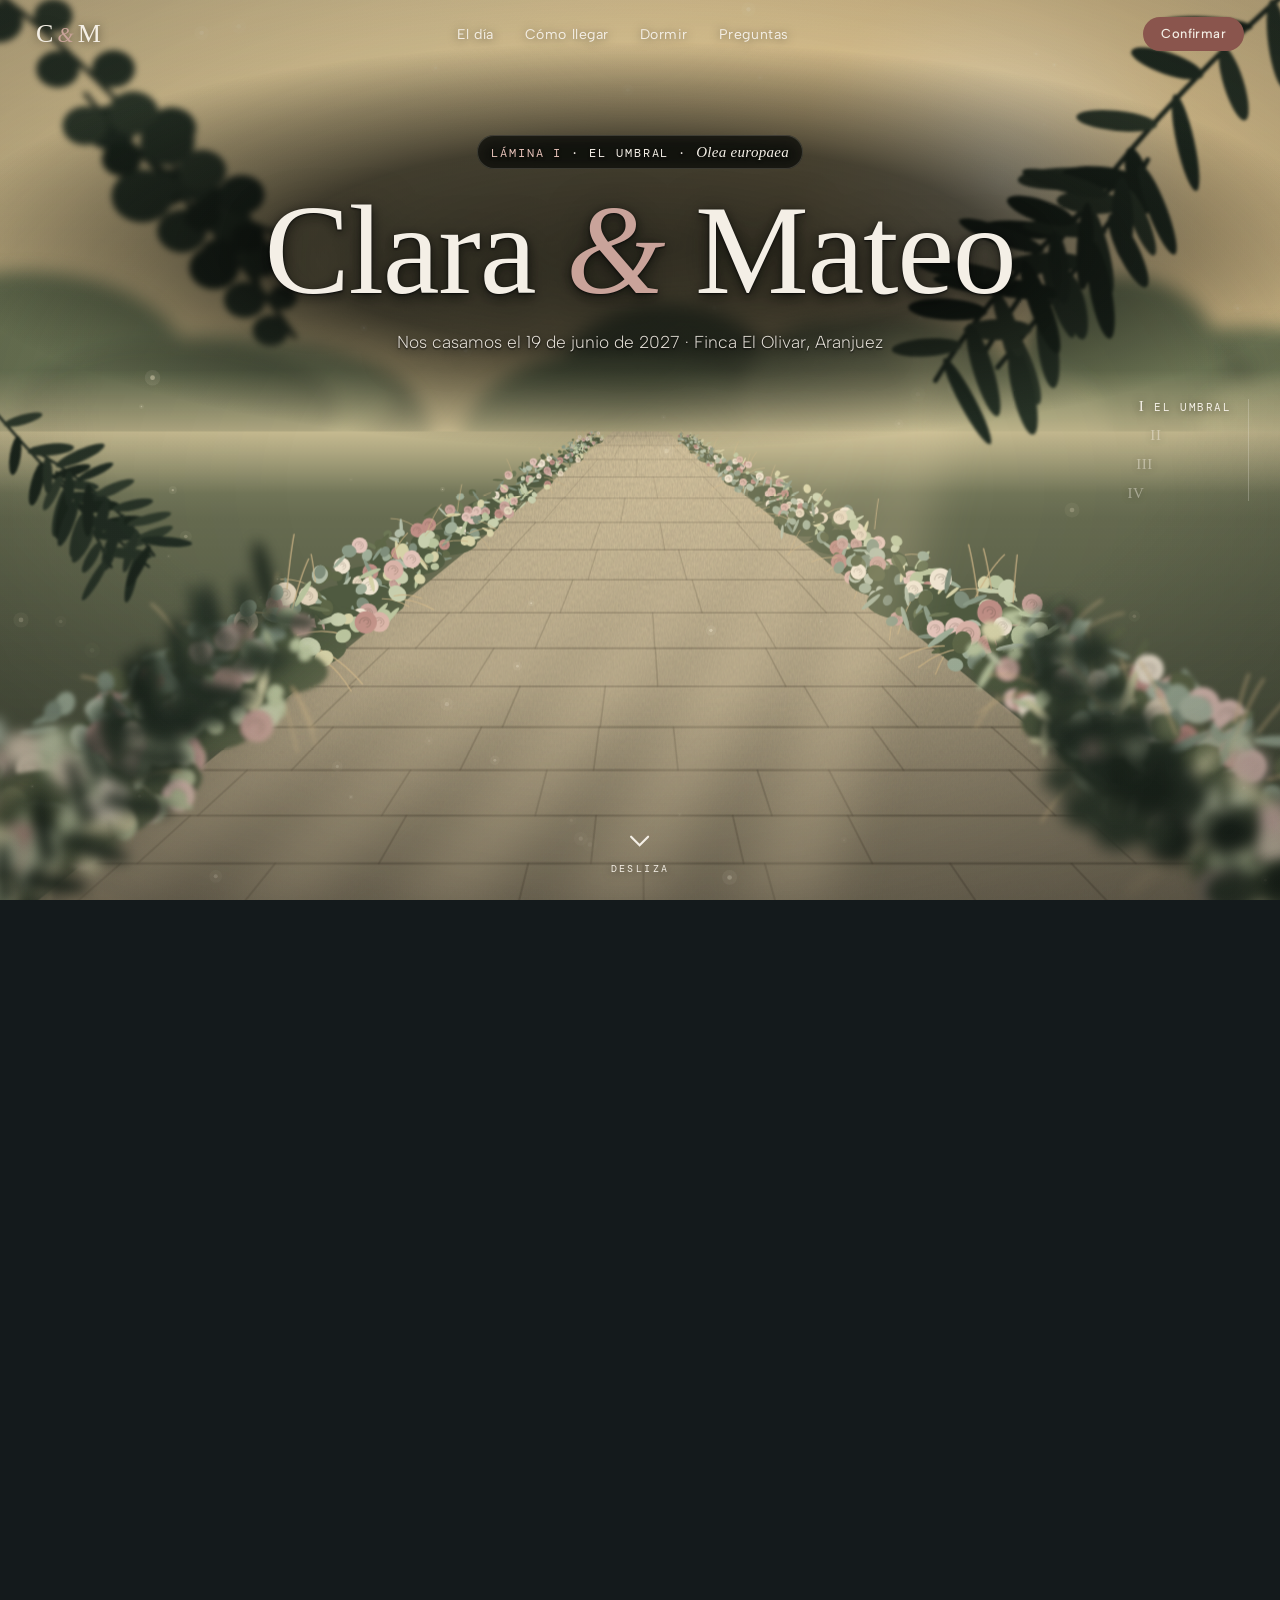
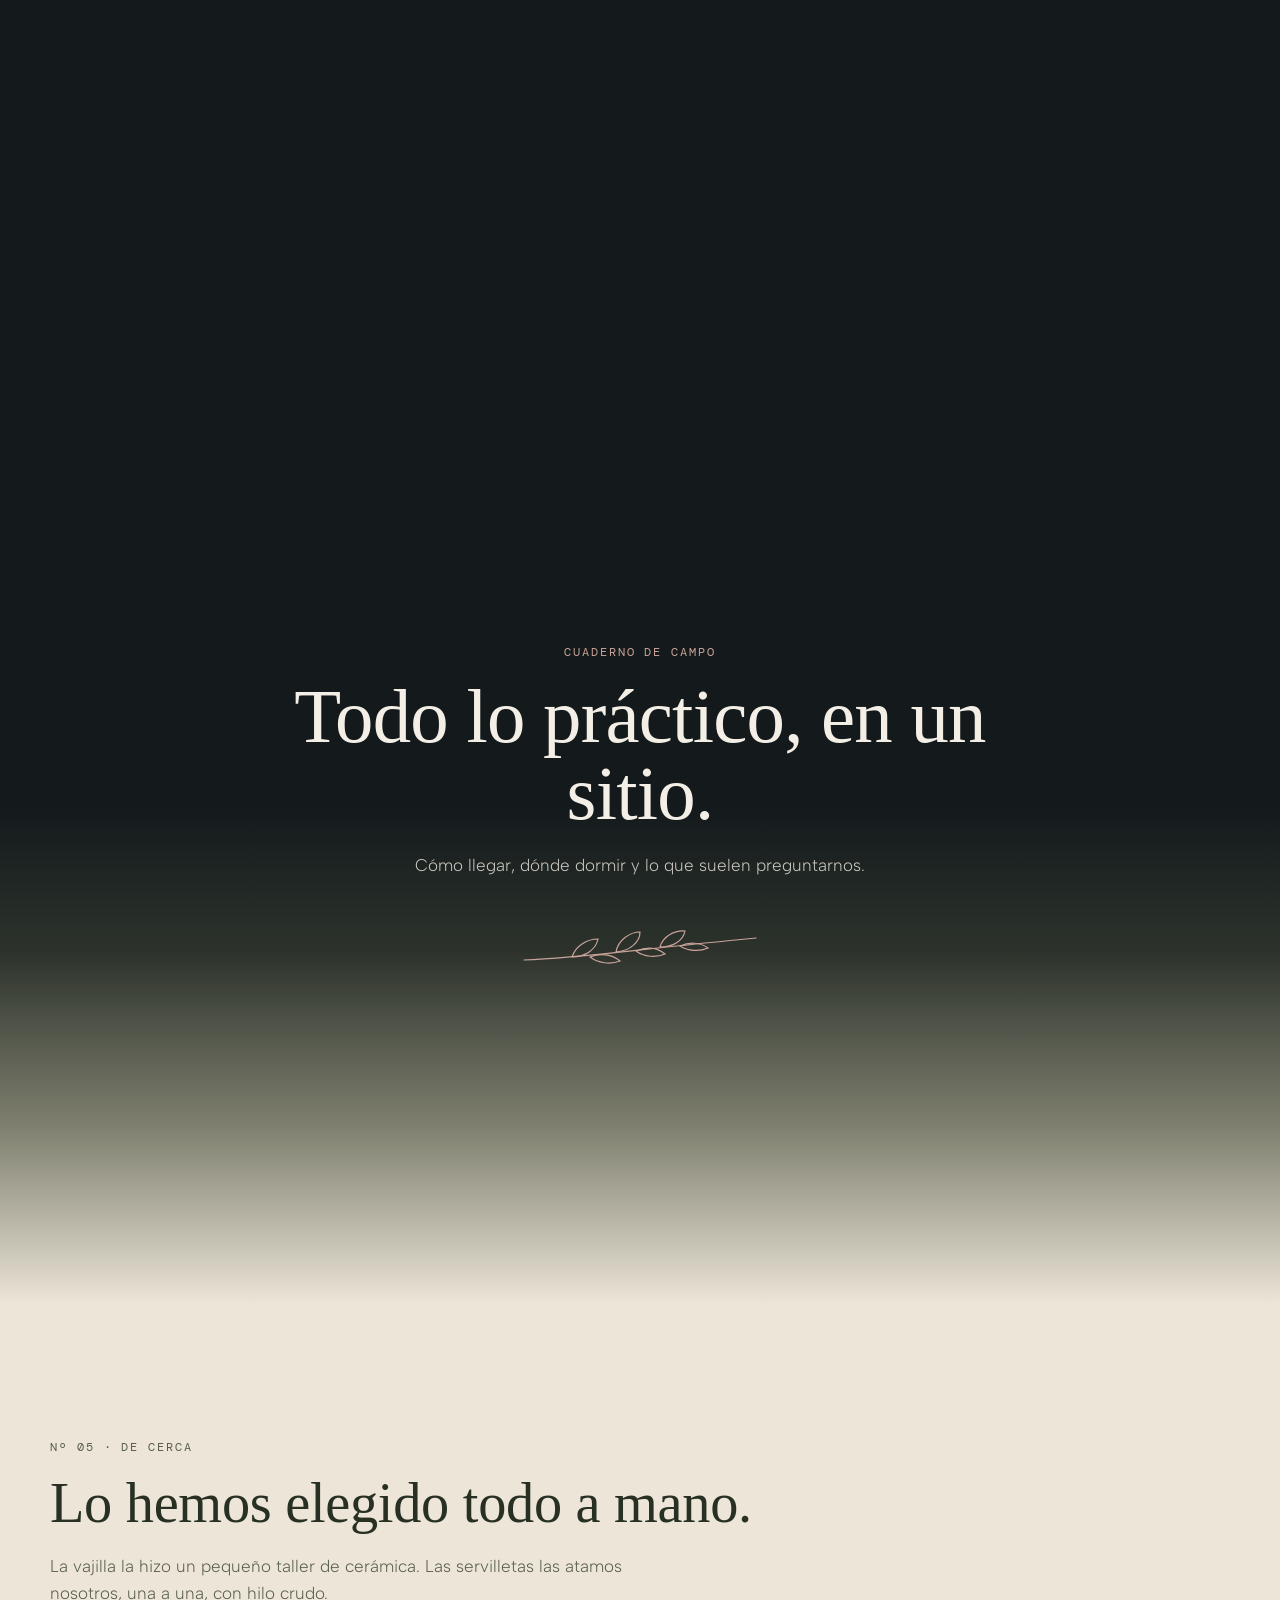
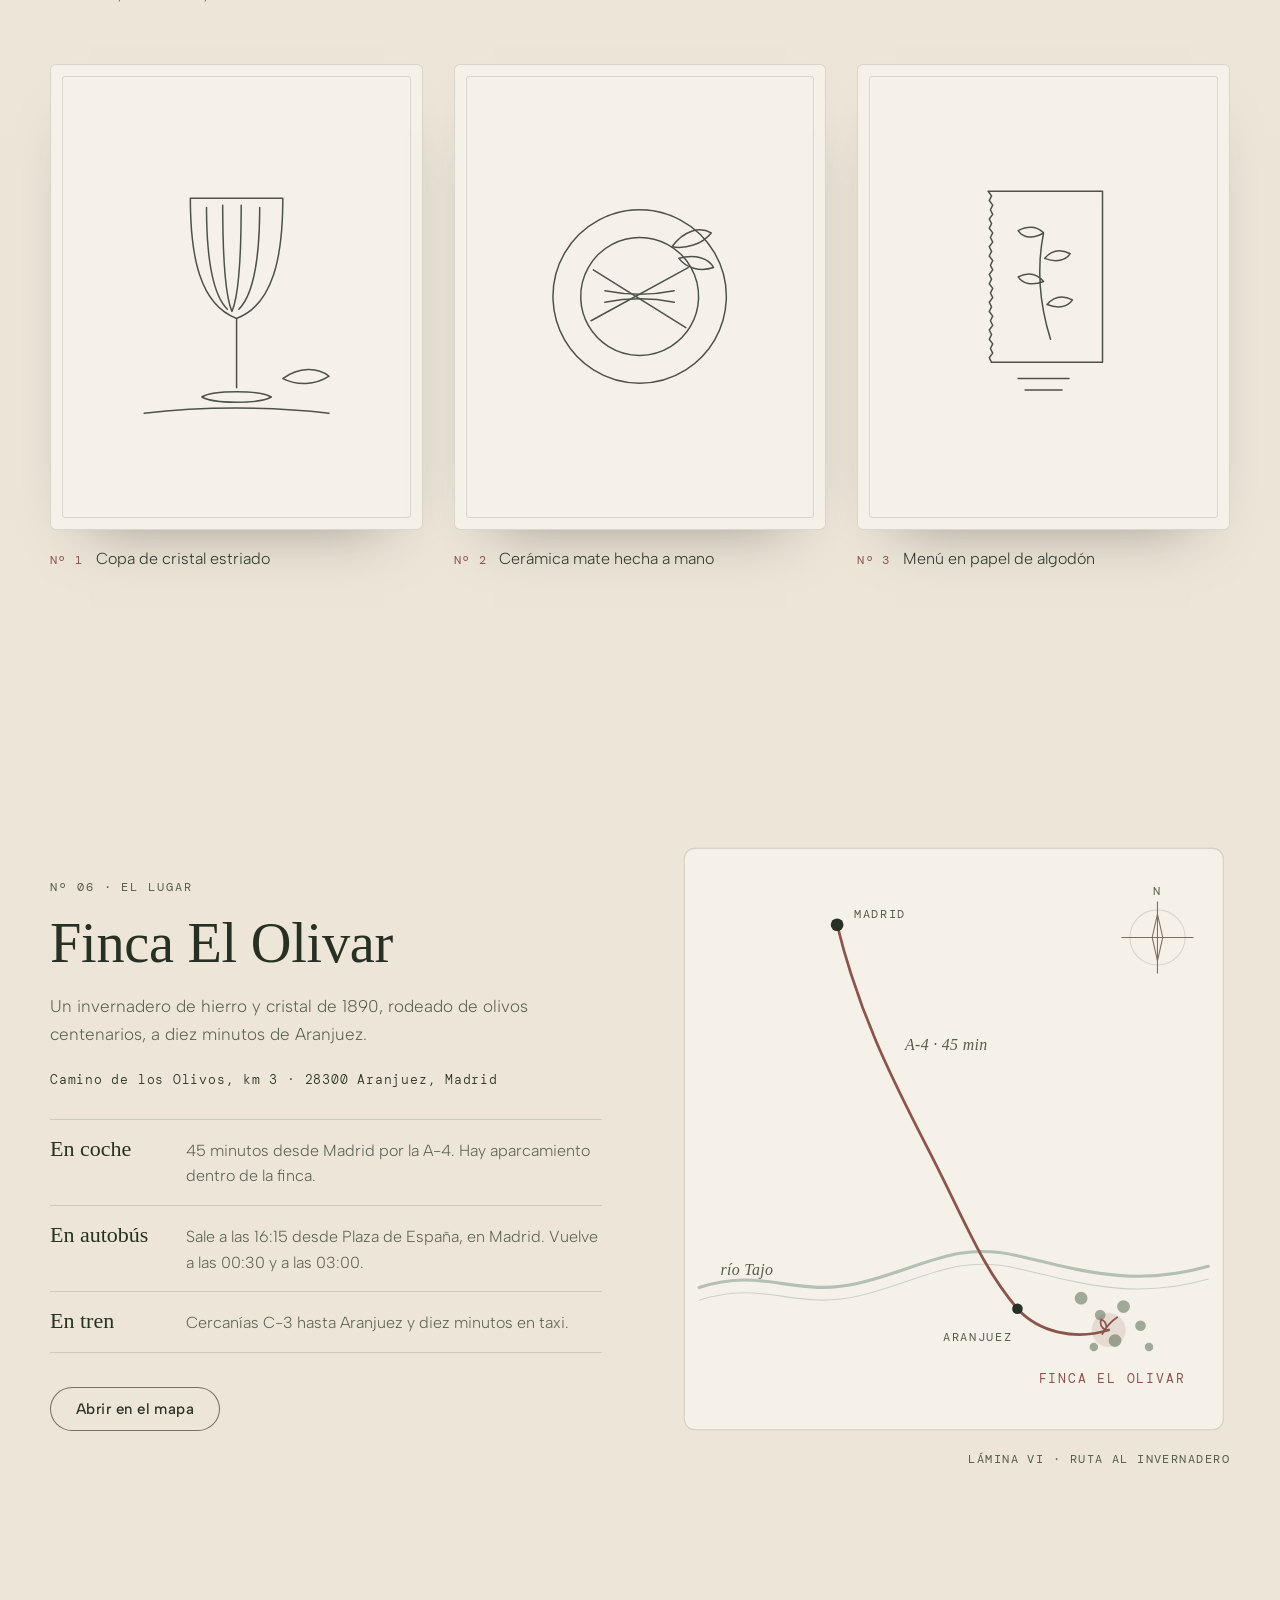
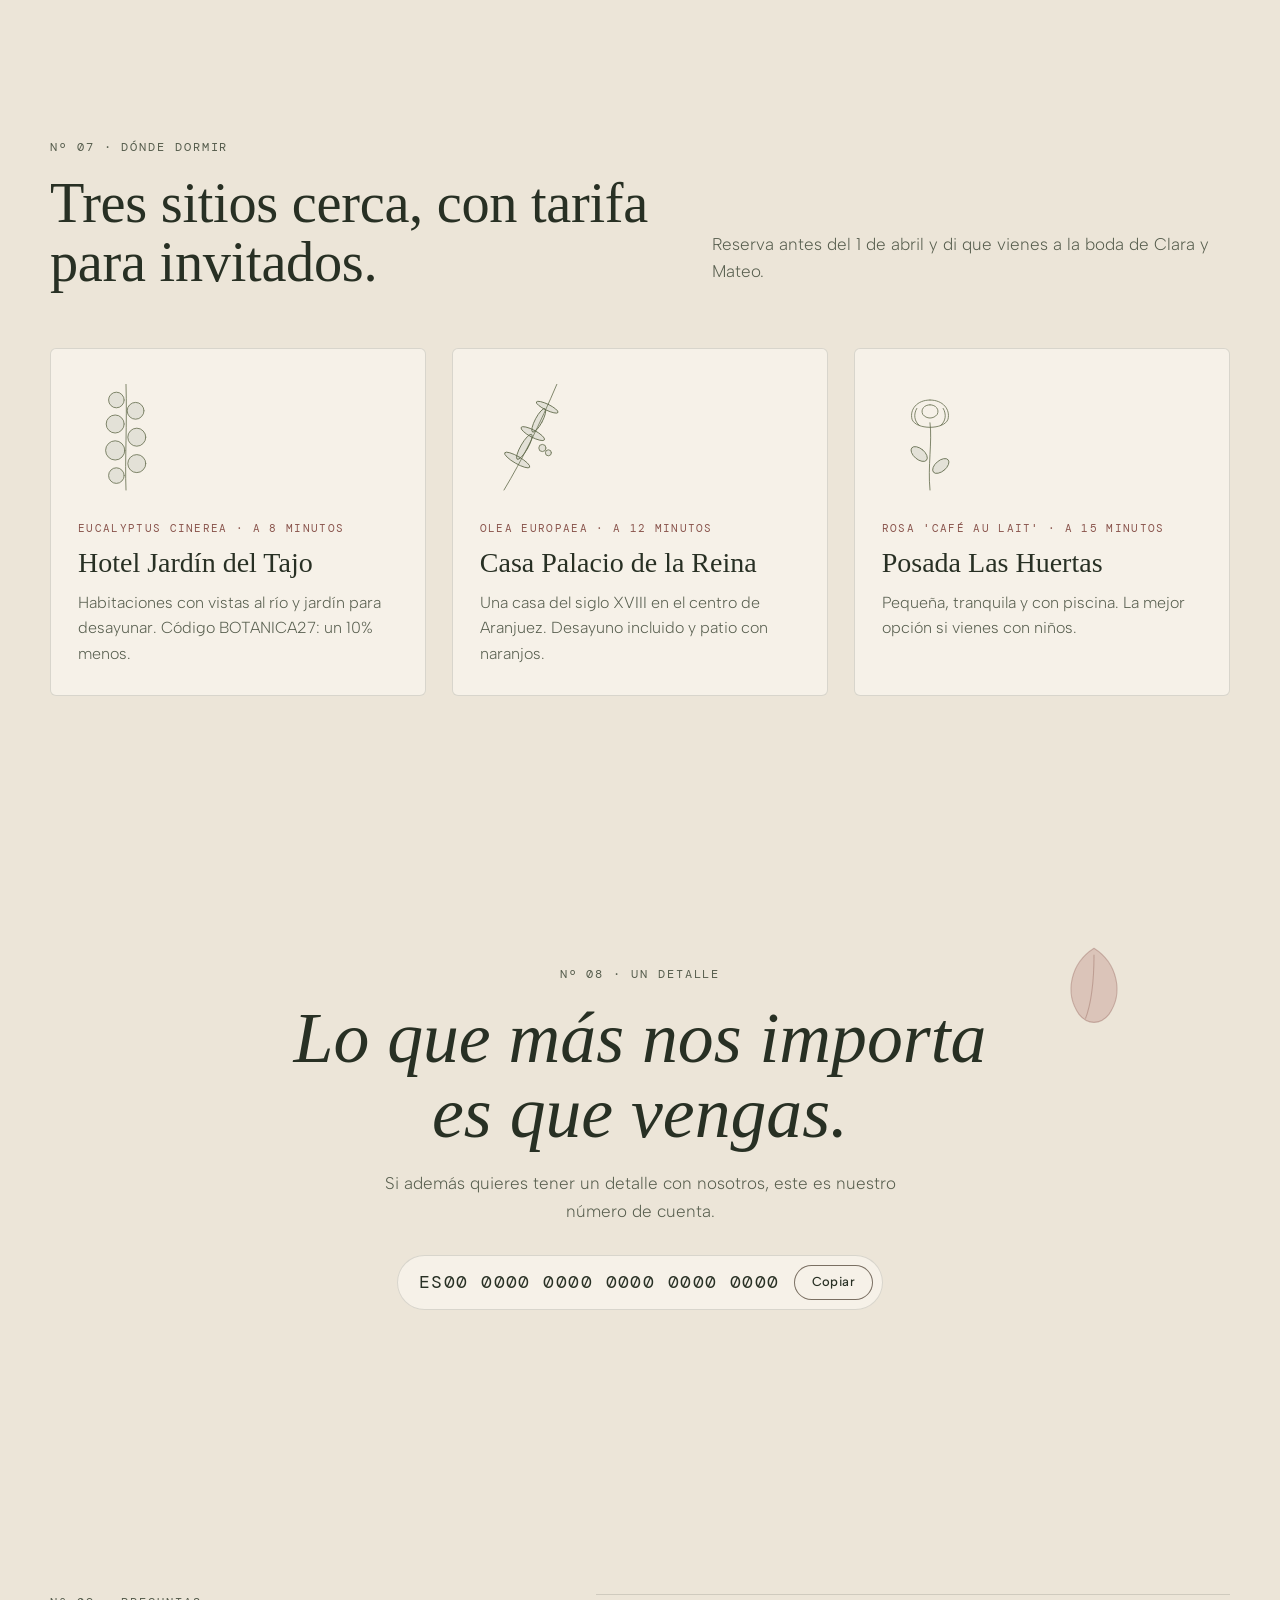
<file: plantillas/plantilla boda The Botanical Sanctuary/web/index.html>
<!doctype html>
<html lang="es" class="static">
<head>
<meta charset="utf-8">
<meta name="viewport" content="width=device-width, initial-scale=1, viewport-fit=cover">
<title>Clara &amp; Mateo · 19 de junio de 2027</title>
<meta name="description" content="Nos casamos el 19 de junio de 2027 en la Finca El Olivar, Aranjuez. Itinerario, cómo llegar, dónde dormir y confirmación de asistencia.">
<meta name="theme-color" content="#141A1C">
<!-- DEPLOY STEP: sustituir por la URL pública absoluta antes de publicar -->
<meta property="og:type" content="website">
<meta property="og:title" content="Clara &amp; Mateo · 19 de junio de 2027">
<meta property="og:description" content="Un sendero de piedra, una mesa infinita y cientos de velas. Te esperamos.">
<meta property="og:url" content="https://EJEMPLO.com/">
<meta property="og:image" content="https://EJEMPLO.com/assets/img/og.jpg">
<link rel="icon" href="data:image/svg+xml,%3Csvg xmlns='http://www.w3.org/2000/svg' viewBox='0 0 64 64'%3E%3Crect width='64' height='64' rx='14' fill='%23141A1C'/%3E%3Cpath d='M18 50C26 36 36 24 48 14' stroke='%23C9A39A' stroke-width='3' fill='none' stroke-linecap='round'/%3E%3Cellipse cx='27' cy='34' rx='4' ry='11' transform='rotate(-48 27 34)' fill='%238E9C88'/%3E%3Cellipse cx='37' cy='24' rx='4' ry='11' transform='rotate(40 37 24)' fill='%238E9C88'/%3E%3Cellipse cx='41' cy='31' rx='3.5' ry='9' transform='rotate(-50 41 31)' fill='%23ECE5D8'/%3E%3C/svg%3E">

<script>
/* ===== Configuración de la plantilla =====
   Todo lo que esté en null usa la escena dibujada. Ver PROMPTS.md, apartado 5. */
window.SANCTUARY = {
  video: null,               // 'assets/video/hero-scrub.mp4'
  videoBytes: 0,             // peso exacto en bytes del vídeo
  stills: [null, null, null, null],          // ['assets/img/ch1.jpg', 'assets/img/ch2.jpg', 'assets/img/ch3.jpg', 'assets/img/ch4.jpg']
  stillsPortrait: [null, null, null, null],  // versiones 9:16 para móvil (opcional)
  details: [null, null, null],               // ['assets/img/detalle-copa.jpg', 'assets/img/detalle-ceramica.jpg', 'assets/img/detalle-menu.jpg']
  chapterTimes: [0, .25, .5, .75, 1],        // fracción del vídeo donde empieza cada segmento
  weddingDate: '2027-06-19T17:30:00+02:00',
  rsvpEndpoint: null,        // p. ej. 'https://formspree.io/f/XXXXXXX' (recibe los envíos en tu correo)
  rsvpEmail: null            // alternativa: 'novios@ejemplo.com' (abre el correo del invitado)
};
/* Las cinco puertas del hero estático. Única fuente de verdad: el CSS sigue a html.scrub / html.static. */
window.SANCTUARY_GATES = [
  '(max-width: 720px)',
  '(orientation: portrait) and (max-width: 1024px)',
  '(orientation: portrait) and (pointer: coarse)',
  '(orientation: landscape) and (pointer: coarse) and (max-height: 560px)',
  '(prefers-reduced-motion: reduce)'
];
(function () {
  var s = window.SANCTUARY_GATES.some(function (q) { return matchMedia(q).matches; });
  var c = document.documentElement.classList;
  c.add('js'); c.toggle('scrub', !s); c.toggle('static', s);
})();
</script>

<link rel="preconnect" href="https://fonts.googleapis.com">
<link rel="preconnect" href="https://fonts.gstatic.com" crossorigin>
<link rel="stylesheet" href="https://fonts.googleapis.com/css2?family=Albert+Sans:wght@300;400;500&family=DM+Mono&family=IM+Fell+English:ital@0;1&display=swap">
<link rel="stylesheet" href="assets/css/sanctuary.css">
</head>
<body>
<a class="skip" href="#main">Saltar al contenido</a>
<div class="env" aria-hidden="true"><i class="env-light"></i></div>

<header class="nav" id="nav">
  <a class="mono-mark" href="#inicio" aria-label="Inicio, Clara y Mateo">C<span>&amp;</span>M</a>
  <nav aria-label="Secciones">
    <ul>
      <li><a href="#itinerario">El día</a></li>
      <li><a href="#lugar">Cómo llegar</a></li>
      <li><a href="#alojamiento">Dormir</a></li>
      <li><a href="#preguntas">Preguntas</a></li>
    </ul>
  </nav>
  <a class="btn btn-sm" href="#rsvp" data-rsvp-link>Confirmar</a>
</header>

<main id="main" tabindex="-1">

  <!-- ================= HERO: cuatro láminas ================= -->
  <section class="hero" id="inicio" aria-label="La boda, en cuatro láminas">
    <div class="stage" id="stage">
      <div class="scene" aria-hidden="true">
        <div class="proc" id="proc"></div>
        <div class="stills" id="stills"></div>
        <video id="hero" class="hero-video" preload="none" muted playsinline aria-hidden="true" tabindex="-1"></video>
        <div class="dusk"></div>
        <canvas class="motes" id="motes"></canvas>
        <div class="candles" id="candles"></div>
        <div class="leaves" id="leaves"></div>
        <div class="scrim"></div>
        <div class="vignette"></div>
      </div>

      <div class="chapters">
        <!-- Lámina I -->
        <article class="chapter" data-ch="0" aria-labelledby="t-umbral">
          <div class="chapter-bg" aria-hidden="true"></div>
          <div class="band b-names fx-rise" data-range="0,0.11">
            <p class="plate"><span>Lámina I</span> · El umbral · <em>Olea europaea</em></p>
            <h1 id="t-umbral" class="names" data-split="words">Clara &amp; Mateo</h1>
            <p class="sub">Nos casamos el 19 de junio de 2027 · Finca El Olivar, Aranjuez</p>
          </div>
          <div class="band b-path fx-breeze" data-range="0.125,0.24" data-spread="0.5">
            <p class="lead" data-split="chars" data-spread="0.34">Un sendero de piedra antigua, olivos a los lados.</p>
            <p class="lead lead-2" data-split="chars" data-spread="0.22" data-delay="0.32">Al final, te esperamos nosotros.</p>
          </div>
        </article>

        <!-- Lámina II -->
        <article class="chapter" data-ch="1" aria-labelledby="t-mesa">
          <div class="chapter-bg" aria-hidden="true"></div>
          <div class="band b-table fx-snap" data-range="0.255,0.37" data-spread="0.45">
            <p class="plate"><span>Lámina II</span> · La mesa imperial · <em>Eucalyptus cinerea</em></p>
            <h2 id="t-mesa" class="display" data-split="chars">Una sola mesa. Todos bajo la misma luz.</h2>
          </div>
          <div class="band b-cards fx-glass" data-range="0.38,0.545" data-ramp="0.05" id="itinerario">
            <div class="glass card-day" style="--th:0">
              <p class="card-k">El día · 19.06.2027</p>
              <h3 class="card-t">El día</h3>
              <ol class="timeline">
                <li class="it" style="--th:.12"><time>17:30</time><span>Ceremonia bajo el arco</span></li>
                <li class="it" style="--th:.2"><time>18:30</time><span>Cóctel entre los olivos</span></li>
                <li class="it" style="--th:.28"><time>21:00</time><span>Cena en la mesa imperial</span></li>
                <li class="it" style="--th:.36"><time>23:30</time><span>La velada: velas, música y baile</span></li>
                <li class="it" style="--th:.44"><time>03:00</time><span>Último autobús a Madrid</span></li>
              </ol>
              <i class="tl-line" aria-hidden="true"></i>
            </div>
            <div class="glass card-dress" style="--th:.16">
              <p class="card-k">Código de vestimenta</p>
              <h3 class="card-t">Etiqueta de jardín</h3>
              <p class="it" style="--th:.3">Tonos de la finca: lino, salvia, oliva, arena y rosa empolvado.</p>
              <ul class="swatches" aria-hidden="true">
                <li style="--c:#E6DCCB;--th:.34"></li><li style="--c:#9AA894;--th:.38"></li><li style="--c:#6B7452;--th:.42"></li><li style="--c:#CDB894;--th:.46"></li><li style="--c:#D2A9A0;--th:.5"></li>
              </ul>
              <ul class="notes">
                <li class="it" style="--th:.5">Tacón ancho o plano: el suelo es de piedra.</li>
                <li class="it" style="--th:.56">Una capa para la noche, que en el campo refresca.</li>
                <li class="it" style="--th:.6">El blanco y el marfil, mejor para nosotros.</li>
              </ul>
            </div>
          </div>
        </article>

        <!-- Lámina III -->
        <article class="chapter" data-ch="2" aria-labelledby="t-altar">
          <div class="chapter-bg" aria-hidden="true"></div>
          <div class="band b-altar fx-shadow" data-range="0.555,0.67" data-ramp="0.035">
            <p class="plate"><span>Lámina III</span> · El altar · <em>Rosa 'Café au lait'</em></p>
            <h2 id="t-altar" class="display shadowed"><span class="sr-only">Nos casamos bajo el arco, a las 17:30.</span><span class="sh-copy" aria-hidden="true">Nos casamos bajo el arco, a las 17:30.</span><span class="sh-text" aria-hidden="true">Nos casamos bajo el arco, a las 17:30.</span></h2>
            <p class="sub">A esa hora el sol entra de lado y alarga las sombras sobre la piedra.</p>
          </div>
          <div class="band b-quote fx-focus" data-range="0.68,0.795">
            <blockquote class="quote">
              <p><span class="sr-only">Seis años, dos ciudades y un olivo en el balcón. Ahora, este arco.</span><span class="q-soft" aria-hidden="true">Seis años, dos ciudades y un olivo en el balcón.<br><em>Ahora, este arco.</em></span><span class="q-sharp" aria-hidden="true">Seis años, dos ciudades y un olivo en el balcón.<br><em>Ahora, este arco.</em></span></p>
            </blockquote>
          </div>
        </article>

        <!-- Lámina IV -->
        <article class="chapter" data-ch="3" aria-labelledby="t-velada">
          <div class="chapter-bg" aria-hidden="true"></div>
          <div class="band b-rsvp fx-rise" data-range="0.81,1" data-ramp="0.06" id="rsvp" data-interactive>
            <p class="plate"><span>Lámina IV</span> · La velada · <em>Lux vespertina</em></p>
            <h2 id="t-velada" class="display" data-split="words">Cuando caiga la luz, quédate.</h2>
            <form class="glass rsvp" id="rsvp-form" novalidate>
              <div class="rsvp-head">
                <h3 class="card-t">Confirma tu asistencia</h3>
                <p class="card-k">Antes del 1 de mayo de 2027</p>
              </div>
              <div class="fields">
                <label class="f f-full"><span>Nombre y apellidos</span>
                  <input name="nombre" autocomplete="name" required placeholder="Como aparece en tu invitación" aria-describedby="err-nombre"></label>
                <p class="err" id="err-nombre" role="alert"></p>
                <fieldset class="f f-full pills">
                  <legend>¿Vienes?</legend>
                  <label><input type="radio" name="asistencia" value="si" checked><span>Allí estaré</span></label>
                  <label><input type="radio" name="asistencia" value="no"><span>No podré ir</span></label>
                </fieldset>
                <label class="f"><span>Acompañantes</span>
                  <select name="acompanantes"><option value="0">Solo yo</option><option value="1">+1</option><option value="2">+2</option><option value="3">+3</option></select></label>
                <label class="f"><span>Alergias o dieta</span>
                  <input name="dieta" placeholder="Ninguna, vegetariana, sin gluten..."></label>
                <label class="f f-full"><span>Una canción para la velada</span>
                  <input name="cancion" placeholder="La que te hará bailar"></label>
              </div>
              <button class="btn btn-hold" type="submit" id="hold" aria-describedby="hold-hint">
                <span class="hold-fill" aria-hidden="true"></span>
                <span class="hold-candle" aria-hidden="true"><i class="wax"></i><i class="flame"></i></span>
                <span class="hold-label">Mantén pulsado para encender tu vela</span>
              </button>
              <p class="hint" id="hold-hint">Mantén pulsado un par de segundos. Con teclado, pulsa Intro.</p>
              <div class="rsvp-done" id="rsvp-done" role="status" aria-live="polite" tabindex="-1">
                <span class="done-candle" aria-hidden="true"><i class="wax"></i><i class="flame"></i></span>
                <h3 class="card-t" id="done-t"></h3>
                <p id="done-p"></p>
              </div>
            </form>
          </div>
        </article>
      </div>

      <ol class="hud" aria-hidden="true">
        <li class="on"><b>I</b><span>El umbral</span></li>
        <li><b>II</b><span>La mesa</span></li>
        <li><b>III</b><span>El altar</span></li>
        <li><b>IV</b><span>La velada</span></li>
        <i class="hud-line"><i></i></i>
      </ol>
      <div class="cue" aria-hidden="true">
        <svg class="ring" viewBox="0 0 48 48"><circle cx="24" cy="24" r="20" fill="none" stroke="currentColor" stroke-opacity=".25" stroke-width="2"/><circle class="ring-p" cx="24" cy="24" r="20" fill="none" stroke="currentColor" stroke-width="2" stroke-dasharray="126" style="stroke-dashoffset:var(--ld,126)"/></svg>
        <svg class="chev" viewBox="0 0 24 24"><path d="M6 9l6 6 6-6" fill="none" stroke="currentColor" stroke-width="1.5" stroke-linecap="round"/></svg>
        <span>Desliza</span>
      </div>
    </div>
  </section>

  <!-- ================= CUADERNO DE CAMPO ================= -->
  <section class="dawn" aria-labelledby="t-cuaderno">
    <div class="wrap rv">
      <p class="kicker">Cuaderno de campo</p>
      <h2 id="t-cuaderno" class="h-xl">Todo lo práctico, en un sitio.</h2>
      <p class="lede">Cómo llegar, dónde dormir y lo que suelen preguntarnos.</p>
      <svg class="sprig draw" viewBox="0 0 240 60" aria-hidden="true"><path pathLength="1" d="M4 40C60 38 110 30 236 18"/><path pathLength="1" d="M52 37c4-12 16-18 26-18-2 10-12 18-26 18zM96 32c2-12 14-20 24-20 0 10-10 19-24 20zM140 27c3-11 15-17 25-16-2 10-12 16-25 16zM70 37c8 6 20 8 30 4-8-7-20-8-30-4zM116 31c8 6 20 7 29 3-8-7-19-7-29-3zM160 26c8 5 19 6 28 2-8-6-19-6-28-2z"/></svg>
    </div>
  </section>

  <section class="sec detalles" id="detalles" aria-labelledby="t-detalles">
    <div class="wrap">
      <header class="sec-head rv">
        <p class="kicker">Nº 05 · De cerca</p>
        <h2 id="t-detalles" class="h-lg">Lo hemos elegido todo a mano.</h2>
        <p class="lede">La vajilla la hizo un pequeño taller de cerámica. Las servilletas las atamos nosotros, una a una, con hilo crudo.</p>
      </header>
      <div class="figs">
        <figure class="fig rv" style="--d:0">
          <div class="fig-frame" data-detail="0">
            <svg class="sketch draw" viewBox="0 0 200 250" aria-hidden="true">
              <path pathLength="1" d="M60 40h80c0 50-8 92-40 104-32-12-40-54-40-104z"/>
              <path pathLength="1" d="M74 48c0 40 4 74 18 88M88 46c0 44 2 78 8 92M104 46c0 44-2 78-8 92M120 48c0 40-4 74-18 88"/>
              <path pathLength="1" d="M100 144v60M70 212c10-6 50-6 60 0-10 6-50 6-60 0z"/>
              <path pathLength="1" d="M20 226c50-6 110-6 160 0"/>
              <path pathLength="1" d="M140 196c14-10 30-10 40-2-12 8-28 8-40 2z"/>
            </svg>
          </div>
          <figcaption><span class="mono">Nº 1</span> Copa de cristal estriado</figcaption>
        </figure>
        <figure class="fig rv" style="--d:1">
          <div class="fig-frame" data-detail="1">
            <svg class="sketch draw" viewBox="0 0 200 250" aria-hidden="true">
              <path pathLength="1" d="M100 50a75 75 0 1 0 .1 0z"/>
              <path pathLength="1" d="M100 74a51 51 0 1 0 .1 0z"/>
              <path pathLength="1" d="M60 102l80 50M58 146l84-46"/>
              <path pathLength="1" d="M70 120c20 4 40 4 60 0M70 130c20-4 40-4 60 0"/>
              <path pathLength="1" d="M128 82c10-14 24-18 34-12-8 10-22 14-34 12zM134 92c14-4 26 0 30 8-12 4-24 0-30-8z"/>
            </svg>
          </div>
          <figcaption><span class="mono">Nº 2</span> Cerámica mate hecha a mano</figcaption>
        </figure>
        <figure class="fig rv" style="--d:2">
          <div class="fig-frame" data-detail="2">
            <svg class="sketch draw" viewBox="0 0 200 250" aria-hidden="true">
              <path pathLength="1" d="M52 34l3 4-2 4 3 4-2 4 2 4-3 4 2 4-2 4 3 4-2 4 2 4-3 4 2 4-2 4 3 4-2 4 2 4-3 4 2 4-2 4 3 4-2 4 2 4-3 4 2 4-2 4 3 4-2 4 2 4-3 4 2 4-2 4 3 4-2 4 2 4-3 4 2 4h96V34z"/>
              <path pathLength="1" d="M100 70c-6 30-4 60 6 92M100 70c-10 6-18 4-22-2 8-4 16-4 22 2zM101 92c10 4 18 2 22-4-8-4-16-3-22 4zM100 112c-10 4-18 2-22-4 8-4 16-3 22 4zM103 132c10 4 18 2 22-4-8-4-16-3-22 4z"/>
              <path pathLength="1" d="M78 196h44M84 206h32"/>
            </svg>
          </div>
          <figcaption><span class="mono">Nº 3</span> Menú en papel de algodón</figcaption>
        </figure>
      </div>
    </div>
  </section>

  <section class="sec lugar" id="lugar" aria-labelledby="t-lugar">
    <div class="wrap lugar-grid">
      <div class="lugar-text rv">
        <p class="kicker">Nº 06 · El lugar</p>
        <h2 id="t-lugar" class="h-lg">Finca El Olivar</h2>
        <p class="lede">Un invernadero de hierro y cristal de 1890, rodeado de olivos centenarios, a diez minutos de Aranjuez.</p>
        <address>Camino de los Olivos, km 3 · 28300 Aranjuez, Madrid</address>
        <dl class="ways">
          <div><dt>En coche</dt><dd>45 minutos desde Madrid por la A-4. Hay aparcamiento dentro de la finca.</dd></div>
          <div><dt>En autobús</dt><dd>Sale a las 16:15 desde Plaza de España, en Madrid. Vuelve a las 00:30 y a las 03:00.</dd></div>
          <div><dt>En tren</dt><dd>Cercanías C-3 hasta Aranjuez y diez minutos en taxi.</dd></div>
        </dl>
        <a class="btn btn-ghost" href="https://www.google.com/maps/search/?api=1&amp;query=Aranjuez%2C%20Madrid" target="_blank" rel="noopener">Abrir en el mapa</a>
      </div>
      <figure class="map rv" aria-label="Mapa de la ruta de Madrid a la Finca El Olivar">
        <svg viewBox="0 0 520 560" role="img" aria-labelledby="map-t">
          <title id="map-t">Ruta desde Madrid hasta Aranjuez y la Finca El Olivar</title>
          <rect class="map-paper" x="6" y="6" width="508" height="548" rx="10"/>
          <path class="map-river" d="M20 420c60-20 90 10 150-4s90-40 150-26 110 30 180 10"/>
          <path class="map-river map-river-2" d="M20 432c60-20 90 10 150-4s90-40 150-26 110 30 180 10"/>
          <path class="map-road" d="M150 78C170 160 200 220 236 290s50 110 84 150"/>
          <path class="map-route" id="map-route" pathLength="1" d="M150 78C170 160 200 220 236 290s50 110 84 150c20 22 54 30 86 20"/>
          <g class="map-olives">
            <circle cx="380" cy="430" r="6"/><circle cx="398" cy="446" r="5"/><circle cx="420" cy="438" r="6"/><circle cx="436" cy="456" r="5"/><circle cx="412" cy="470" r="6"/><circle cx="444" cy="476" r="4"/><circle cx="392" cy="476" r="4"/>
          </g>
          <g class="map-pin" transform="translate(406 460)"><circle r="16"/><path d="M-6 4c4-8 8-12 14-16M-3 0c-4-2-6-6-4-10 4 2 6 6 4 10z"/></g>
          <circle class="map-dot" cx="150" cy="78" r="6"/><circle class="map-dot" cx="320" cy="440" r="5"/>
          <text x="166" y="72" class="map-l">MADRID</text>
          <text x="250" y="470" class="map-l">ARANJUEZ</text>
          <text x="340" y="510" class="map-l map-l-strong">FINCA EL OLIVAR</text>
          <text x="40" y="408" class="map-l map-l-i">río Tajo</text>
          <text x="214" y="196" class="map-l map-l-i">A-4 · 45 min</text>
          <g class="map-rose" transform="translate(452 90)"><circle r="26"/><path d="M0-34V34M-34 0H34"/><path d="M0-22l5 22-5 22-5-22z"/><text y="-40" class="map-l">N</text></g>
        </svg>
        <figcaption class="mono">Lámina VI · Ruta al invernadero</figcaption>
      </figure>
    </div>
  </section>

  <section class="sec alojamiento" id="alojamiento" aria-labelledby="t-aloj">
    <div class="wrap">
      <header class="sec-head sec-head-row rv">
        <div>
          <p class="kicker">Nº 07 · Dónde dormir</p>
          <h2 id="t-aloj" class="h-lg">Tres sitios cerca, con tarifa para invitados.</h2>
        </div>
        <p class="lede">Reserva antes del 1 de abril y di que vienes a la boda de Clara y Mateo.</p>
      </header>
      <div class="stays">
        <article class="stay rv" style="--d:0">
          <svg class="plate-ill draw" viewBox="0 0 160 200" aria-hidden="true">
            <path pathLength="1" d="M80 190C78 140 82 80 80 14"/>
            <g class="lv"><circle cx="64" cy="40" r="13"/><circle cx="96" cy="58" r="14"/><circle cx="62" cy="80" r="15"/><circle cx="98" cy="102" r="15"/><circle cx="62" cy="124" r="16"/><circle cx="98" cy="146" r="15"/><circle cx="64" cy="166" r="13"/></g>
          </svg>
          <p class="mono">Eucalyptus cinerea · a 8 minutos</p>
          <h3>Hotel Jardín del Tajo</h3>
          <p>Habitaciones con vistas al río y jardín para desayunar. Código BOTANICA27: un 10% menos.</p>
        </article>
        <article class="stay rv" style="--d:1">
          <svg class="plate-ill draw" viewBox="0 0 160 200" aria-hidden="true">
            <path pathLength="1" d="M40 190C70 140 100 80 128 14"/>
            <g class="lv"><ellipse cx="62" cy="140" rx="6" ry="24" transform="rotate(-60 62 140)"/><ellipse cx="74" cy="118" rx="6" ry="24" transform="rotate(30 74 118)"/><ellipse cx="88" cy="96" rx="6" ry="22" transform="rotate(-62 88 96)"/><ellipse cx="98" cy="74" rx="6" ry="22" transform="rotate(28 98 74)"/><ellipse cx="112" cy="52" rx="5" ry="20" transform="rotate(-64 112 52)"/><circle cx="104" cy="120" r="6"/><circle cx="114" cy="128" r="5"/></g>
          </svg>
          <p class="mono">Olea europaea · a 12 minutos</p>
          <h3>Casa Palacio de la Reina</h3>
          <p>Una casa del siglo XVIII en el centro de Aranjuez. Desayuno incluido y patio con naranjos.</p>
        </article>
        <article class="stay rv" style="--d:2">
          <svg class="plate-ill draw" viewBox="0 0 160 200" aria-hidden="true">
            <path pathLength="1" d="M80 190C76 150 84 110 80 78"/>
            <path pathLength="1" d="M80 40c-22 0-34 16-30 32 6 18 54 18 60 0 4-16-8-32-30-32zM80 48c-10 0-16 8-12 16 6 8 18 8 24 0 4-8-2-16-12-16zM58 54c-6 10-4 22 4 28M102 54c6 10 4 22-4 28"/>
            <g class="lv"><ellipse cx="62" cy="130" rx="9" ry="16" transform="rotate(-50 62 130)"/><ellipse cx="98" cy="150" rx="9" ry="16" transform="rotate(50 98 150)"/></g>
          </svg>
          <p class="mono">Rosa 'Café au lait' · a 15 minutos</p>
          <h3>Posada Las Huertas</h3>
          <p>Pequeña, tranquila y con piscina. La mejor opción si vienes con niños.</p>
        </article>
      </div>
    </div>
  </section>

  <section class="sec regalo" id="regalos" aria-labelledby="t-regalo">
    <svg class="petal" viewBox="0 0 60 80" aria-hidden="true"><path d="M30 4C52 18 58 46 44 66 36 76 24 76 16 66 2 46 8 18 30 4z"/><path d="M30 10c0 22-2 44-8 60" fill="none"/></svg>
    <div class="wrap narrow rv">
      <p class="kicker">Nº 08 · Un detalle</p>
      <h2 id="t-regalo" class="h-quote">Lo que más nos importa es que vengas.</h2>
      <p class="lede">Si además quieres tener un detalle con nosotros, este es nuestro número de cuenta.</p>
      <div class="iban">
        <code id="iban">ES00 0000 0000 0000 0000 0000</code>
        <button class="btn btn-ghost btn-sm" type="button" id="copy-iban"><span>Copiar</span></button>
      </div>
      <p class="tiny" id="copy-status" role="status" aria-live="polite"></p>
    </div>
  </section>

  <section class="sec faq" id="preguntas" aria-labelledby="t-faq">
    <div class="wrap faq-grid">
      <header class="faq-head rv">
        <p class="kicker">Nº 09 · Preguntas</p>
        <h2 id="t-faq" class="h-lg">Lo que suelen preguntarnos.</h2>
        <p class="lede">Si te queda alguna duda, escríbenos. Contestamos rápido.</p>
      </header>
      <div class="faq-list rv">
        <details><summary>¿Puedo llevar tacones?</summary><p>Sí, mejor de tacón ancho. El sendero y el altar son de piedra antigua y el tacón fino se queda entre las juntas.</p></details>
        <details><summary>¿Qué pasa si llueve?</summary><p>Nada. La ceremonia se traslada al invernadero, que es de cristal, así que la lluvia también tiene su encanto.</p></details>
        <details><summary>¿Pueden venir niños?</summary><p>Claro. Habrá una zona de juegos con monitores durante la cena. Dinos cuántos vienen al confirmar.</p></details>
        <details><summary>¿Hace frío por la noche?</summary><p>En junio el campo refresca después de las once. Trae una chaqueta o un chal para la velada.</p></details>
        <details><summary>¿Se pueden hacer fotos en la ceremonia?</summary><p>Te pedimos que no. Será una ceremonia sin móviles y nuestra fotógrafa compartirá todas las fotos contigo.</p></details>
        <details><summary>¿Hasta cuándo puedo confirmar?</summary><p>Hasta el 1 de mayo de 2027. Así podemos cerrar mesas y menús con tiempo.</p></details>
      </div>
    </div>
  </section>

  <section class="closing" id="confirmar" aria-labelledby="t-cierre">
    <div class="closing-bg" aria-hidden="true"></div>
    <div class="wrap narrow rv">
      <p class="count" id="count" aria-live="off"><span class="count-n" id="count-n">245</span><span class="count-t">días para encender las velas</span></p>
      <h2 id="t-cierre" class="h-xl">Te guardamos un sitio en la mesa.</h2>
      <a class="btn btn-lg" href="#rsvp" data-rsvp-link>Confirmar asistencia</a>
      <p class="tiny">Antes del 1 de mayo de 2027.</p>
    </div>
  </section>
</main>

<footer class="foot">
  <div class="wrap foot-grid">
    <p class="foot-names">Clara <span>&amp;</span> Mateo</p>
    <p>19 de junio de 2027 · Finca El Olivar, Aranjuez</p>
    <p class="mono">#ClaraYMateo2027</p>
    <p class="tiny">Plantilla The Botanical Sanctuary de Innomia. Nombres, lugar e imágenes son de ejemplo.</p>
  </div>
</footer>

<script src="assets/js/sanctuary.js" defer></script>
</body>
</html>
</file>
<file: plantillas/plantilla boda The Botanical Sanctuary/web/assets/css/sanctuary.css>
/* =========================================================
   The Botanical Sanctuary · plantilla de boda inmersiva
   html.scrub = recorrido con scroll · html.static = láminas apiladas
   ========================================================= */

:root{
  --linen:#ECE5D8;
  --paper:#F6F1E8;
  --linen-hi:#F4EFE6;
  --ink:#283024;
  --ink-2:#565D4D;
  --rule:#7A6F62;
  --hair:rgba(40,48,36,.14);
  --sage:#8E9C88;
  --olive:#5E6748;
  --gold:#D8B477;
  --night:#141A1C;
  --night-2:#1C2426;
  --accent:#8A554D;
  --accent-hover:#9E655C;
  --accent-muted:#C9A39A;

  --f-display:'IM Fell English', 'Iowan Old Style', 'Palatino Linotype', Palatino, Georgia, serif;
  --f-body:'Albert Sans', 'Segoe UI', system-ui, sans-serif;
  --f-mono:'DM Mono', ui-monospace, 'SFMono-Regular', Menlo, monospace;

  --ease-out:cubic-bezier(.22,.8,.24,1);
  --ease-io:cubic-bezier(.65,.05,.36,1);

  --tshadow:0 1px 2px rgba(8,10,8,.95),0 3px 12px rgba(8,10,8,.72),0 10px 44px rgba(8,10,8,.7);
  --nav-h:68px;
}

*,*::before,*::after{box-sizing:border-box}
html{overflow-x:hidden;overflow-x:clip;-webkit-text-size-adjust:100%;background:var(--night)}
body{
  margin:0;overflow-x:hidden;overflow-x:clip;
  background:var(--linen);color:var(--ink);
  font:300 17px/1.6 var(--f-body);
  -webkit-font-smoothing:antialiased;text-rendering:optimizeLegibility;
  animation:pageIn 1s var(--ease-out) both;
}
@keyframes pageIn{from{opacity:0}to{opacity:1}}
img,svg,video,canvas{display:block;max-width:100%}
h1,h2,h3,p,ol,ul,dl,dd,figure,blockquote{margin:0}
ol,ul{padding:0;list-style:none}
a{color:inherit}
button,input,select{font:inherit;color:inherit}
em{font-style:italic}
main:focus{outline:none}

.sr-only{position:absolute!important;width:1px;height:1px;padding:0;margin:-1px;overflow:hidden;clip:rect(0 0 0 0);white-space:nowrap;border:0}
.skip{position:fixed;left:16px;top:-60px;z-index:100;background:var(--paper);color:var(--ink);padding:10px 16px;border-radius:8px;transition:top .3s var(--ease-out)}
.skip:focus{top:12px}
:focus-visible{outline:2px solid var(--accent-muted);outline-offset:3px;box-shadow:0 0 0 5px rgba(138,85,77,.45);border-radius:6px}
.mono{font-family:var(--f-mono);font-weight:400;font-size:12px;letter-spacing:.12em;text-transform:uppercase}

/* ---------- entorno fijo: grano de lino y luz que deriva ---------- */
.env{position:fixed;inset:0;z-index:-1;pointer-events:none;overflow:hidden;
  background-image:url("data:image/svg+xml,%3Csvg xmlns='http://www.w3.org/2000/svg' width='220' height='220'%3E%3Cfilter id='n'%3E%3CfeTurbulence type='fractalNoise' baseFrequency='.9' numOctaves='2' stitchTiles='stitch'/%3E%3CfeColorMatrix values='0 0 0 0 .3 0 0 0 0 .28 0 0 0 0 .2 0 0 0 .09 0'/%3E%3C/filter%3E%3Crect width='220' height='220' filter='url(%23n)'/%3E%3C/svg%3E")}
.env-light{position:absolute;width:90vmax;height:90vmax;left:-20vmax;top:-30vmax;border-radius:50%;
  background:radial-gradient(circle,rgba(216,180,119,.22),rgba(216,180,119,0) 62%);
  animation:envDrift 90s ease-in-out -23s infinite alternate}
@keyframes envDrift{0%{transform:translate3d(0,0,0)}50%{transform:translate3d(55vw,40vh,0)}100%{transform:translate3d(20vw,90vh,0)}}

/* ---------- navegación ---------- */
.nav{position:fixed;top:0;left:0;right:0;z-index:50;height:var(--nav-h);display:flex;align-items:center;justify-content:space-between;gap:24px;
  padding:0 clamp(16px,3vw,36px);color:var(--linen-hi);text-shadow:0 1px 10px rgba(8,10,8,.55);
  transition:background .6s var(--ease-out),color .6s var(--ease-out),box-shadow .6s var(--ease-out),text-shadow .6s}
html.static .nav:not(.solid){background:linear-gradient(180deg,rgba(12,14,12,.62),rgba(12,14,12,.28) 70%,rgba(12,14,12,0))}
.nav.solid{background:rgba(236,229,216,.88);color:var(--ink);text-shadow:none;box-shadow:0 1px 0 var(--hair);-webkit-backdrop-filter:blur(12px);backdrop-filter:blur(12px)}
.mono-mark{font:400 26px/1 var(--f-display);text-decoration:none;letter-spacing:.04em;display:inline-flex;align-items:baseline;gap:.12em}
.mono-mark span{font-style:italic;color:var(--accent-muted);font-size:.8em}
.nav.solid .mono-mark span{color:var(--accent)}
.nav ul{display:flex;gap:clamp(16px,2.4vw,34px)}
.nav ul a{font-size:14px;font-weight:400;letter-spacing:.04em;text-decoration:none;position:relative;padding:6px 0}
.nav ul a::after{content:"";position:absolute;left:0;right:0;bottom:0;height:1px;background:currentColor;transform:scaleX(0);transform-origin:left;transition:transform .5s var(--ease-out)}
.nav ul a:hover::after{transform:scaleX(1)}
@media (max-width:860px){.nav ul{display:none}}

/* ---------- botones ---------- */
.btn{display:inline-flex;align-items:center;justify-content:center;gap:10px;padding:14px 26px;border-radius:999px;border:0;cursor:pointer;
  background:var(--accent);color:var(--linen-hi);font:500 15px/1.1 var(--f-body);letter-spacing:.03em;text-decoration:none;text-shadow:none;
  transition:background-color .45s var(--ease-out),transform .45s var(--ease-out),box-shadow .45s var(--ease-out),color .45s}
.btn:hover{background:var(--accent-hover);transform:translateY(-1px);box-shadow:0 10px 28px -12px rgba(138,85,77,.7)}
.btn-sm{padding:10px 18px;font-size:13px}
.btn-lg{padding:18px 36px;font-size:16px}
.btn-ghost{background:transparent;color:var(--ink);box-shadow:inset 0 0 0 1px var(--rule)}
.btn-ghost:hover{background:rgba(138,85,77,.08);box-shadow:inset 0 0 0 1px var(--accent)}
@media (pointer:coarse){.btn{min-height:44px;display:inline-flex;align-items:center;justify-content:center}}

/* =========================================================
   HERO
   ========================================================= */
.hero{position:relative;background:var(--night);color:var(--linen-hi)}
.stage{position:relative}
.scene,.proc,.stills,.ps,.still,.dusk,.scrim,.vignette,.candles,.leaves,.motes{position:absolute;inset:0}
.scene{overflow:hidden;pointer-events:none}
.ps,.still{opacity:0;will-change:opacity,transform}
.ps svg{width:100%;height:100%}
.still{background-size:cover;background-position:center}
.hero-video{position:absolute;inset:0;width:100%;height:100%;object-fit:cover;opacity:0;transform:translateZ(0);will-change:transform;transition:opacity 1.4s var(--ease-out)}
.stage.video-ready .hero-video{opacity:1}
.motes{width:100%;height:100%;mix-blend-mode:screen;opacity:.9}

.dusk{background:linear-gradient(180deg,rgba(16,30,40,.8),rgba(18,24,28,.55) 55%,rgba(10,12,12,.7));opacity:calc(var(--dusk,0) * (.6 - .5 * var(--dusk,0)))}
.stage.media .dusk{opacity:calc(var(--dusk,0)*.3)}
.scrim{background:radial-gradient(ellipse 120% 90% at 50% 45%,rgba(10,12,10,0) 35%,rgba(10,12,10,.55) 100%)}
.vignette{background:radial-gradient(ellipse 70% 66% at 50% 54%,rgba(6,8,8,0) 38%,rgba(6,8,8,.85) 100%);opacity:calc(.1 + var(--dusk,0) * .8)}

/* velas */
.candles{--ign:0}
.cd{position:absolute;left:var(--x);top:var(--y);width:var(--s);height:var(--s);margin:calc(var(--s) / -2) 0 0 calc(var(--s) / -2);border-radius:50%;
  background:radial-gradient(circle,rgba(255,232,180,.95) 0,rgba(255,186,110,.5) 18%,rgba(255,150,70,.12) 42%,rgba(255,150,70,0) 66%);
  opacity:clamp(0,(var(--ign) - var(--th)) * 8,1);mix-blend-mode:screen}
.cd.b{background:radial-gradient(circle,rgba(255,206,140,.42) 0,rgba(255,170,90,.2) 38%,rgba(255,150,70,0) 70%)}
.cd::after{content:"";position:absolute;inset:30%;border-radius:50%;background:radial-gradient(circle,rgba(255,244,214,.9),rgba(255,200,120,0) 70%);opacity:.8}
.stage.lit .cd::after{animation:flick 2.8s ease-in-out var(--fd,-1s) infinite alternate}
@keyframes flick{0%{opacity:.55;transform:scale(.92)}35%{opacity:.95;transform:scale(1.05)}60%{opacity:.7;transform:scale(.97)}100%{opacity:1;transform:scale(1.08)}}
.stage.media .cd.t{display:none}
.candles.flare{animation:flare 2.4s var(--ease-out)}
@keyframes flare{0%{filter:none}30%{filter:brightness(1.8)}100%{filter:none}}

/* hojas de primer plano */
.leaves{opacity:var(--lv,1)}
.br{position:absolute;will-change:transform}
.br svg{width:100%;height:100%;overflow:visible}

/* ---------- texto del hero ---------- */
.band{color:var(--linen-hi);text-shadow:var(--tshadow)}
.band .btn{text-shadow:none}
.plate{font:400 12px/1.4 var(--f-mono);letter-spacing:.16em;text-transform:uppercase;color:var(--linen-hi);text-shadow:0 1px 2px rgba(8,10,8,1),0 0 14px rgba(8,10,8,.85),0 0 30px rgba(8,10,8,.6)}
.plate span{color:#E6C2B9}
html.scrub .plate{display:inline-block;padding:7px 14px 6px;border-radius:999px;background:rgba(14,16,12,.66);box-shadow:inset 0 0 0 1px rgba(244,239,230,.16);-webkit-backdrop-filter:blur(8px);backdrop-filter:blur(8px);text-shadow:0 1px 3px rgba(8,10,8,.85)}
.plate em{font-family:var(--f-display);text-transform:none;letter-spacing:.02em;font-size:15px}
.names{font:400 clamp(64px,10vw,164px)/.92 var(--f-display);letter-spacing:-.01em;margin:.18em 0 .16em}
.names .w:nth-child(2),.names .amp{font-style:italic;color:var(--accent-muted)}
.sub{font:300 clamp(16px,1.35vw,20px)/1.5 var(--f-body);max-width:46ch;color:rgba(244,239,230,.92)}
.b-names .sub{margin-inline:auto}
.lead{font:400 clamp(28px,3.2vw,48px)/1.15 var(--f-display);max-width:20ch}
.lead-2{font-style:italic;color:#F1DCD5;margin-top:.3em}
.display{font:400 clamp(36px,4.4vw,70px)/1.06 var(--f-display);max-width:16ch;margin-top:.25em}
.quote p{font:400 italic clamp(30px,3.4vw,54px)/1.14 var(--f-display);max-width:18ch;position:relative}
.quote em{font-style:normal;color:#F1DCD5}

/* palabras y letras partidas */
.split-vis{display:inline}
.w{display:inline-block;white-space:nowrap}
.c{display:inline-block}

/* vidrio esmerilado biselado, con estriado de copa */
.glass{position:relative;border-radius:20px;color:var(--linen-hi);text-shadow:0 1px 8px rgba(8,10,8,.5);
  background:linear-gradient(140deg,rgba(36,40,30,.62),rgba(24,28,22,.56));
  -webkit-backdrop-filter:blur(16px) saturate(1.15);backdrop-filter:blur(16px) saturate(1.15);
  box-shadow:inset 0 1px 0 rgba(255,250,238,.38),inset 1px 0 0 rgba(255,250,238,.14),inset 0 -1px 0 rgba(0,0,0,.25),inset 0 0 0 1px rgba(255,248,232,.16),0 40px 80px -30px rgba(8,10,6,.6)}
.glass::before{content:"";position:absolute;inset:0;border-radius:inherit;pointer-events:none;opacity:.5;
  background:repeating-linear-gradient(90deg,rgba(255,250,238,.07) 0 1px,rgba(255,250,238,0) 1px 9px,rgba(0,0,0,.05) 9px 10px,rgba(255,250,238,0) 10px 18px);
  -webkit-mask:linear-gradient(180deg,#000,rgba(0,0,0,.2));mask:linear-gradient(180deg,#000,rgba(0,0,0,.2))}
.glass>:not(.tl-line){position:relative}
.card-k{font:400 11px/1.4 var(--f-mono);letter-spacing:.16em;text-transform:uppercase;color:var(--accent-muted)}
.card-t{font:400 32px/1.1 var(--f-display);margin:.2em 0 .5em}
.card-day,.card-dress{padding:26px 28px 28px}
.timeline{position:relative;display:grid;gap:14px;padding-left:22px}
.timeline li{display:grid;grid-template-columns:58px 1fr;align-items:baseline;gap:10px;position:relative}
.timeline li::before{content:"";position:absolute;left:-26px;top:.55em;width:9px;height:9px;border-radius:50%;background:var(--accent-muted);box-shadow:0 0 12px rgba(255,200,140,.6)}
.timeline time{font:400 13px/1.4 var(--f-mono);letter-spacing:.06em;color:#E9D4B2}
.timeline span{font-size:16px;line-height:1.4}
.tl-line{position:absolute;left:31.5px;top:112px;bottom:38px;width:1px;background:linear-gradient(rgba(201,163,154,.9),rgba(201,163,154,.2));transform-origin:top}
.card-dress p{font-size:16px;line-height:1.5}
.swatches{display:flex;gap:10px;margin:16px 0 18px}
.swatches li{width:30px;height:30px;border-radius:50%;background:var(--c);box-shadow:inset 0 0 0 1px rgba(255,255,255,.35),0 4px 12px rgba(0,0,0,.25)}
.notes{display:grid;gap:9px;font-size:15px;line-height:1.45}
.notes li{padding-left:18px;position:relative}
.notes li::before{content:"";position:absolute;left:0;top:.62em;width:8px;height:1px;background:var(--accent-muted)}

/* RSVP */
.rsvp{width:min(620px,100%);padding:24px 28px 22px;text-align:left;
  background:linear-gradient(150deg,rgba(26,30,30,.62),rgba(16,20,20,.55))}
.rsvp-head{display:flex;align-items:baseline;justify-content:space-between;gap:16px;flex-wrap:wrap;margin-bottom:12px}
.rsvp-head .card-t{margin:0;font-size:28px}
.fields{display:grid;grid-template-columns:1fr 1fr;gap:12px 16px}
.f{display:grid;gap:6px;min-width:0;margin:0;padding:0;border:0}
.f-full{grid-column:1 / -1}
.f>span,.f legend{font:400 11px/1.3 var(--f-mono);letter-spacing:.13em;text-transform:uppercase;color:rgba(244,239,230,.8);padding:0}
.f input,.f select{width:100%;height:44px;border-radius:10px;border:1px solid rgba(244,239,230,.46);background:rgba(244,239,230,.07);color:var(--linen-hi);padding:0 14px;font-size:15px;font-weight:400;text-shadow:none;
  transition:border-color .35s,background-color .35s}
.f input::placeholder{color:rgba(244,239,230,.62)}
.f input:hover,.f select:hover{border-color:rgba(244,239,230,.7)}
.f input:focus,.f select:focus{outline:none;border-color:var(--accent-muted);background:rgba(244,239,230,.12)}
.f input:focus-visible,.f select:focus-visible{box-shadow:0 0 0 3px rgba(201,163,154,.4)}
.f select option{color:var(--night)}
.f input[aria-invalid="true"]{border-color:#F0B8AE}
.pills{display:flex;flex-wrap:wrap;gap:10px;align-items:center}
.pills legend{width:100%;margin-bottom:6px;float:left}
.pills label{position:relative;cursor:pointer}
.pills input{position:absolute;opacity:0;inset:0;margin:0;cursor:pointer}
.pills label span{display:inline-flex;align-items:center;min-height:40px;padding:0 18px;border-radius:999px;border:1px solid rgba(244,239,230,.46);font-size:15px;font-weight:400;transition:background-color .35s,border-color .35s,color .35s}
.pills input:checked+span{background:rgba(201,163,154,.3);border-color:var(--accent-muted)}
.pills input:focus-visible+span{outline:2px solid var(--accent-muted);outline-offset:3px}
.err{grid-column:1 / -1;color:#F4C4BB;font-size:13px;margin-top:-4px;min-height:0}
.err:empty{display:none}

.btn-hold{position:relative;width:100%;height:56px;margin-top:16px;overflow:hidden;font-size:15px;gap:14px;--hp:0;touch-action:none;user-select:none;-webkit-user-select:none}
.btn-hold:hover{transform:none}
.hold-fill{position:absolute;inset:0;background:linear-gradient(90deg,#A86A5E,#D49B7A);transform-origin:left;transform:scaleX(var(--hp))}
.hold-label,.hold-candle{position:relative}
.hold-candle,.done-candle{display:inline-block;width:14px;height:26px;position:relative}
.wax{position:absolute;left:2px;right:2px;bottom:0;height:13px;border-radius:2px 2px 3px 3px;background:linear-gradient(90deg,#EFE6D6,#FBF7EF 45%,#D9CDBA)}
.flame{position:absolute;left:50%;bottom:12px;width:10px;height:15px;margin-left:-5px;border-radius:50% 50% 45% 45% / 62% 62% 38% 38%;
  background:radial-gradient(circle at 50% 72%,#FFF8E2 0,#FFD27E 40%,rgba(255,140,60,0) 74%);transform-origin:50% 100%;
  transform:scale(var(--hp));opacity:var(--hp)}
.btn-hold.holding .hold-label{opacity:.95}
.hint{font-size:12.5px;color:rgba(244,239,230,.74);margin-top:10px;text-align:center;text-shadow:none}
.hint.nudge{animation:nudgeHint .6s var(--ease-out)}
@keyframes nudgeHint{0%,100%{transform:none}25%{transform:translateX(-4px)}60%{transform:translateX(4px)}}
.rsvp-done{display:none;text-align:center;padding:12px 6px 6px}
.rsvp.done .fields,.rsvp.done .btn-hold,.rsvp.done .hint,.rsvp.done .err{display:none}
.rsvp.done .rsvp-done{display:block;animation:doneIn 1s var(--ease-out) both}
.rsvp-done:focus,.rsvp-done:focus-visible{outline:none;box-shadow:none}
.done-candle{width:22px;height:44px;margin:0 auto 10px}
.done-candle .wax{height:22px}
.done-candle .flame{bottom:20px;width:14px;height:22px;margin-left:-7px;--hp:1;filter:drop-shadow(0 0 10px rgba(255,190,110,.9));animation:flame 1.6s ease-in-out -0.4s infinite alternate}
@keyframes flame{0%{transform:scale(1) rotate(-2deg)}50%{transform:scale(1.06,1.12) rotate(1.5deg)}100%{transform:scale(.96,1.03) rotate(-1deg)}}
.rsvp-done p{max-width:40ch;margin:0 auto;color:rgba(244,239,230,.9)}
@keyframes doneIn{from{opacity:0;transform:translateY(12px)}to{opacity:1;transform:none}}

/* HUD y pista de scroll */
.hud{position:absolute;right:clamp(16px,2.4vw,34px);top:50%;transform:translateY(-50%);display:grid;gap:14px;font:400 11px/1 var(--f-mono);letter-spacing:.14em;text-transform:uppercase;color:var(--linen-hi);text-shadow:0 1px 8px rgba(0,0,0,.6);padding-right:18px}
.hud li{display:flex;gap:10px;align-items:baseline;justify-content:flex-end;opacity:.42;transition:opacity .6s var(--ease-out)}
.hud li.on{opacity:1}
.hud b{font:400 15px/1 var(--f-display);letter-spacing:.04em;min-width:22px;text-align:right}
.hud span{opacity:0;transform:translateX(6px);transition:opacity .6s var(--ease-out),transform .6s var(--ease-out)}
.hud li.on span{opacity:1;transform:none}
.hud-line{position:absolute;right:0;top:0;bottom:0;width:1px;background:rgba(244,239,230,.25)}
.hud-line i{position:absolute;inset:0;background:var(--accent-muted);transform-origin:top;transform:scaleY(0)}
.cue{position:absolute;left:50%;bottom:26px;transform:translateX(-50%);display:grid;justify-items:center;gap:6px;color:var(--linen-hi);font:400 10px/1 var(--f-mono);letter-spacing:.24em;text-transform:uppercase;text-shadow:0 1px 8px rgba(0,0,0,.6);transition:opacity .8s var(--ease-out)}
.cue svg{width:34px;height:34px}
.ring{display:none;transform:rotate(-90deg)}
.ring-p{transition:stroke-dashoffset .3s linear}
.stage.loading .ring{display:block}
.stage.loading .chev{display:none}
.chev{animation:nudge 2.6s ease-in-out -.6s infinite}
@keyframes nudge{0%,100%{transform:translateY(-3px);opacity:.6}50%{transform:translateY(4px);opacity:1}}
.stage.moved .cue{opacity:0}

/* ---------- modo scrub (escritorio) ---------- */
html.scrub .hero{height:1300vh}
html.scrub .stage{position:sticky;top:0;height:100vh;overflow:hidden}
html.scrub .chapters{position:absolute;inset:0;pointer-events:none}
html.scrub .chapter{position:absolute;inset:0}
html.scrub .chapter-bg{display:none}
html.scrub .band{position:absolute;opacity:0;will-change:opacity}
html.scrub .band[data-interactive]{visibility:hidden}
html.scrub .band.is-on{visibility:visible}
html.scrub .band.is-on .rsvp{pointer-events:auto}

/* scrim por banda, sube con --k */
html.scrub .band::before{content:"";position:absolute;inset:-34% -16%;pointer-events:none;z-index:-1;opacity:calc(.3 + .7 * var(--k,1));
  background:radial-gradient(closest-side,rgba(8,10,8,.78) 0%,rgba(8,10,8,.72) 50%,rgba(8,10,8,.38) 78%,rgba(8,10,8,0) 100%)}
html.scrub .b-names::before{inset:-42% -14%;background:radial-gradient(closest-side,rgba(8,10,8,.8) 0%,rgba(8,10,8,.72) 50%,rgba(8,10,8,.34) 78%,rgba(8,10,8,0) 100%)}
html.scrub .b-quote::before{background:radial-gradient(closest-side,rgba(8,10,8,.84) 0%,rgba(8,10,8,.76) 50%,rgba(8,10,8,.38) 78%,rgba(8,10,8,0) 100%)}
html.scrub .b-cards::before{display:none}
html.scrub .b-rsvp::before{inset:0;background:radial-gradient(ellipse 46% 52% at 50% 56%,rgba(6,8,8,.5) 0%,rgba(6,8,8,.26) 50%,rgba(6,8,8,0) 78%)}

html.scrub .b-names{left:50%;top:15vh;transform:translateX(-50%);width:min(1100px,88vw);text-align:center}
html.scrub .b-path{left:7vw;bottom:14vh;width:min(720px,48vw)}
html.scrub .b-table{left:50%;top:14vh;transform:translateX(-50%);text-align:center;width:min(900px,70vw)}
html.scrub .b-table .display{max-width:none;margin-inline:auto}
html.scrub .b-cards{inset:0}
html.scrub .card-day{position:absolute;left:5vw;top:52%;width:min(390px,30vw);--dx:-90px}
html.scrub .card-dress{position:absolute;right:calc(4vw + 130px);top:52%;width:min(370px,28vw);--dx:90px}
html.scrub .b-altar{left:6vw;top:17vh;width:min(560px,38vw)}
html.scrub .b-altar .sub{margin-top:1em;max-width:34ch}
html.scrub .b-quote{right:calc(4vw + 140px);bottom:15vh;width:min(560px,38vw);text-align:right}
html.scrub .b-quote .quote p{margin-left:auto}
html.scrub .b-rsvp{inset:0;display:flex;flex-direction:column;align-items:center;justify-content:center;text-align:center;padding:calc(var(--nav-h) + 8px) 20px 24px}
html.scrub .b-rsvp .display{max-width:none;margin:.15em 0 .55em;font-size:clamp(34px,3.6vw,58px)}

/* Entradas: solo transform y opacity, guiadas por --k */
html.scrub .fx-rise .plate{opacity:clamp(0,var(--k) * 3,1)}
html.scrub .fx-rise .w{--kc:clamp(0,(var(--k) - var(--th,0)) * 3,1);opacity:var(--kc);
  transform:translateY(calc((1 - var(--kc)) * .5em)) rotate(calc((1 - var(--kc)) * var(--jr,0deg)))}
html.scrub .fx-rise .sub{--ks:clamp(0,(var(--k) - .5) * 3.4,1);opacity:var(--ks);transform:translateY(calc((1 - var(--ks)) * 14px))}
html.scrub .b-rsvp .rsvp{--kf:clamp(0,(var(--k) - .3) * 2.4,1);opacity:var(--kf);transform:translateY(calc((1 - var(--kf)) * 34px)) scale(calc(.96 + .04 * var(--kf)))}

html.scrub .fx-breeze .c,html.scrub .fx-snap .c{--kc:clamp(0,(var(--k) - var(--th,0)) * 2.6,1);opacity:var(--kc);
  transform:translate(calc((1 - var(--kc)) * var(--jx,0px)),calc((1 - var(--kc)) * var(--jy,0px))) rotate(calc((1 - var(--kc)) * var(--jr,0deg)))}
html.scrub .fx-snap .plate{opacity:clamp(0,var(--k) * 3,1)}

html.scrub .fx-glass .glass{--kc:clamp(0,(var(--k) - var(--th,0)) * 2.6,1);opacity:var(--kc);
  transform:translate3d(calc((1 - var(--kc)) * var(--dx,0px)),calc(-50% + (var(--t,.5) - .5) * -70px),0) scale(calc(.92 + .08 * var(--kc)))}
html.scrub .fx-glass .it{--ki:clamp(0,(var(--k) - var(--th,0)) * 3.2,1);opacity:var(--ki);transform:translateY(calc((1 - var(--ki)) * 10px))}
html.scrub .fx-glass .swatches li{--ki:clamp(0,(var(--k) - var(--th,0)) * 3.4,1);opacity:var(--ki);transform:scale(calc(.4 + .6 * var(--ki)))}
html.scrub .fx-glass .tl-line{transform:scaleY(clamp(0,(var(--k) - .1) * 1.9,1))}

.shadowed{position:relative;display:block}
.sh-copy{display:none}
html.scrub .fx-shadow .plate{opacity:clamp(0,var(--k) * 3,1)}
html.scrub .fx-shadow .sh-copy{--kc:clamp(0,var(--k) * 1.25,1);display:block;position:absolute;left:0;top:0;width:100%;color:rgba(14,14,10,.62);text-shadow:none;filter:blur(1.5px);
  transform-origin:0 100%;opacity:calc((1 - var(--kc)) * .9);
  transform:translateY(calc((1 - var(--kc)) * .3em)) skewX(calc((1 - var(--kc)) * -56deg)) scaleY(calc(1 + (1 - var(--kc)) * .8))}
html.scrub .fx-shadow .sh-text{--kc:clamp(0,(var(--k) - .25) * 1.6,1);display:block;opacity:var(--kc)}
html.scrub .fx-shadow .sub{--ks:clamp(0,(var(--k) - .55) * 3,1);opacity:var(--ks);transform:translateY(calc((1 - var(--ks)) * 12px))}

.q-soft{display:none}
.q-sharp{display:block}
html.scrub .fx-focus .q-soft{--kc:clamp(0,var(--k) * 1.3,1);display:block;position:absolute;inset:0;filter:blur(10px);opacity:calc((1 - var(--kc)) * .95)}
html.scrub .fx-focus .q-sharp{--kc:clamp(0,var(--k) * 1.3,1);opacity:var(--kc);transform:scale(calc(.97 + .03 * var(--kc)));transform-origin:100% 50%}

@media (max-height:760px){
  html.scrub .b-rsvp .display{font-size:clamp(30px,3vw,44px);margin-bottom:.35em}
  html.scrub .b-rsvp .plate{display:none}
  .rsvp{padding:18px 22px 16px}
  .fields{gap:9px 14px}
  .f input,.f select{height:40px}
  .btn-hold{height:50px;margin-top:12px}
  .hint{margin-top:6px}
}
@media (max-height:560px){.hud,.cue{display:none}}

/* ---------- modo estático (móvil, tablet vertical, movimiento reducido, sin JS) ---------- */
html.static .scene,html.static .hud,html.static .cue{display:none}
html.static .chapter{position:relative;min-height:100vh;min-height:100svh;display:flex;flex-direction:column;justify-content:center;gap:56px;
  padding:calc(var(--nav-h) + 40px) 20px 72px;overflow:hidden;isolation:isolate}
html.static .chapter-bg{position:absolute;inset:0;z-index:-1;background:var(--night)}
html.static .chapter-bg::after{content:"";position:absolute;inset:0;background:linear-gradient(180deg,rgba(12,14,12,.5),rgba(12,14,12,.25) 40%,rgba(12,14,12,.62))}
.chapter-bg svg,.chapter-bg img{position:absolute;inset:0;width:100%;height:100%;object-fit:cover}
html.static .chapter[data-ch="0"] .chapter-bg{background:linear-gradient(180deg,#d9bf8b,#8c8a64 50%,#3e4634)}
html.static .chapter[data-ch="1"] .chapter-bg{background:linear-gradient(180deg,#c3ac82,#6f6a50 60%,#35392b)}
html.static .chapter[data-ch="2"] .chapter-bg{background:linear-gradient(180deg,#dcc08c,#9c8f70 55%,#4a463a)}
html.static .chapter[data-ch="3"] .chapter-bg{background:linear-gradient(180deg,#18242c,#1e2226 60%,#121414)}
html.static .band{position:relative;width:min(640px,100%);margin-inline:auto}
html.static .b-names{text-align:center}
html.static .names{font-size:clamp(58px,17vw,120px)}
html.static .b-names .sub{margin-inline:auto}
html.static .b-cards{display:grid;gap:18px}
html.static .b-quote{text-align:right}
html.static .b-quote .quote p{margin-left:auto}
html.static .b-rsvp{display:grid;justify-items:center;text-align:center;gap:6px}
html.static .b-rsvp .display{margin-bottom:.4em}
html.static .chapter[data-ch="3"]{background:radial-gradient(ellipse 80% 60% at 50% 60%,rgba(255,180,110,.12),rgba(0,0,0,0) 70%)}
@media (min-width:900px){html.static .b-cards{grid-template-columns:1fr 1fr;width:min(940px,100%);align-items:start}}
@media (max-width:520px){
  .fields{grid-template-columns:1fr}
  .rsvp{padding:20px 18px 18px}
  .card-day,.card-dress{padding:22px 20px 24px}
  .btn-hold{font-size:14px;gap:10px}
}

/* =========================================================
   CUADERNO DE CAMPO
   ========================================================= */
.wrap{width:min(1180px,100% - 40px);margin-inline:auto}
.narrow{width:min(760px,100% - 40px)}
.kicker{font:400 12px/1.4 var(--f-mono);letter-spacing:.16em;text-transform:uppercase;color:var(--ink-2);margin-bottom:18px}
.h-xl{font:400 clamp(40px,6vw,92px)/1 var(--f-display);letter-spacing:-.01em}
.h-lg{font:400 clamp(34px,4.4vw,62px)/1.05 var(--f-display);letter-spacing:-.005em}
.h-quote{font:400 italic clamp(38px,5.6vw,80px)/1.04 var(--f-display)}
.lede{font-size:clamp(17px,1.3vw,19px);line-height:1.62;color:var(--ink-2);max-width:52ch;margin-top:20px}
.tiny{font-size:13px;color:var(--ink-2);margin-top:14px}
.sec{position:relative;padding:clamp(88px,15vh,160px) 0}

.dawn{position:relative;color:var(--linen-hi);padding:clamp(96px,16vh,170px) 0 clamp(200px,36vh,340px);
  background:linear-gradient(180deg,var(--night) 0%,var(--night) 38%,#2C322B 56%,#7F806F 78%,var(--linen) 100%);text-align:center}
.dawn .kicker{color:var(--accent-muted)}
.dawn .lede{color:rgba(244,239,230,.82);margin-inline:auto}
.dawn .h-xl{max-width:19ch;margin-inline:auto}
.sprig{width:240px;margin:40px auto 0;fill:none;stroke:var(--accent-muted);stroke-width:1.2;stroke-linecap:round}

.draw path,.draw circle,.draw ellipse{stroke-dasharray:1;stroke-dashoffset:1;transition:stroke-dashoffset 2.4s var(--ease-io)}
.rv.in .draw path,.rv.in .draw circle,.rv.in .draw ellipse{stroke-dashoffset:0}
.rv.in .draw :nth-child(2){transition-delay:.25s}
.rv.in .draw :nth-child(3){transition-delay:.5s}
.rv.in .draw :nth-child(4){transition-delay:.75s}
.rv.in .draw :nth-child(5){transition-delay:1s}

html.js .rv{opacity:0;transform:translateY(26px);transition:opacity 1s var(--ease-out) calc(var(--d,0) * 130ms),transform 1.2s var(--ease-out) calc(var(--d,0) * 130ms)}
html.js .rv.in{opacity:1;transform:none}
html.js .rv.in.done{transition-delay:0s}

/* De cerca */
.sec-head{margin-bottom:56px}
.figs{display:grid;grid-template-columns:repeat(3,1fr);gap:clamp(16px,2.4vw,32px)}
.fig-frame{position:relative;aspect-ratio:4 / 5;border-radius:6px;background:var(--paper);overflow:hidden;
  box-shadow:inset 0 0 0 1px var(--hair),0 30px 60px -40px rgba(40,48,36,.5);display:grid;place-items:center}
.fig-frame::after{content:"";position:absolute;inset:12px;border:1px solid var(--hair);border-radius:3px;pointer-events:none}
.fig-frame img{position:absolute;inset:0;width:100%;height:100%;object-fit:cover;opacity:0;transition:opacity 1.2s var(--ease-out),transform 1.6s var(--ease-out);transform:scale(1.04)}
.fig-frame img.ok{opacity:1;transform:none}
.fig-frame:has(img.ok)::after{border-color:rgba(255,255,255,.35)}
.fig-frame:has(img.ok) .sketch{opacity:0}
.sketch{width:62%;transition:opacity .8s var(--ease-out);fill:none;stroke:var(--ink);stroke-width:1.3;stroke-linecap:round;stroke-linejoin:round;opacity:.82}
.fig:hover .fig-frame img.ok{transform:scale(1.03)}
.fig figcaption{display:flex;gap:12px;align-items:baseline;margin-top:16px;font-size:16px}
.fig figcaption .mono{color:var(--accent)}

/* El lugar */
.lugar-grid{display:grid;grid-template-columns:1fr 1fr;gap:clamp(32px,6vw,96px);align-items:center}
.lugar address{font-style:normal;font-family:var(--f-mono);font-size:13px;letter-spacing:.06em;margin-top:22px;color:var(--ink)}
.ways{margin:28px 0 34px;display:grid;gap:0}
.ways div{display:grid;grid-template-columns:120px 1fr;gap:16px;align-items:baseline;padding:16px 0;border-top:1px solid var(--hair)}
.ways div:last-child{border-bottom:1px solid var(--hair)}
.ways dt{font:400 22px/1.2 var(--f-display)}
.ways dd{margin:0;color:var(--ink-2);font-size:16px}
.map{position:relative}
.map svg{width:100%;height:auto;overflow:visible}
.map-paper{fill:var(--paper);stroke:var(--hair)}
.map-river{fill:none;stroke:#9DB0A6;stroke-width:3;stroke-linecap:round;opacity:.75}
.map-river-2{stroke-width:1;opacity:.5}
.map-road{fill:none;stroke:var(--rule);stroke-width:1.2;stroke-dasharray:3 6;opacity:.6}
.map-route{fill:none;stroke:var(--accent);stroke-width:2.6;stroke-linecap:round;stroke-dasharray:1;stroke-dashoffset:var(--rt,1)}
.map-olives circle{fill:var(--sage);opacity:.85}
.map-pin circle{fill:var(--accent);opacity:.14}
.map-pin path{fill:none;stroke:var(--accent);stroke-width:1.6;stroke-linecap:round}
.map-dot{fill:var(--ink)}
.map-l{font:400 11px var(--f-mono);letter-spacing:.14em;fill:var(--ink-2)}
.map-l-strong{fill:var(--accent);font-size:12px}
.map-l-i{font-family:var(--f-display);font-style:italic;letter-spacing:.02em;font-size:15px;text-transform:none}
.map-rose circle{fill:none;stroke:var(--hair)}
.map-rose path{fill:none;stroke:var(--rule);stroke-width:1}
.map-rose text{text-anchor:middle}
.map figcaption{margin-top:14px;color:var(--ink-2);text-align:right}
.lugar.live .map-pin circle{animation:pulse 4.5s ease-in-out -1.5s infinite}
@keyframes pulse{0%,100%{opacity:.1;transform:scale(1)}50%{opacity:.26;transform:scale(1.5)}}
.map-pin circle{transform-box:fill-box;transform-origin:center}

/* Dónde dormir */
.sec-head-row{display:grid;grid-template-columns:1.2fr 1fr;gap:40px;align-items:end}
.sec-head-row .lede{margin:0 0 6px}
.stays{display:grid;grid-template-columns:repeat(3,1fr);gap:clamp(16px,2vw,28px)}
.stay{background:var(--paper);border-radius:6px;padding:28px 28px 30px;box-shadow:inset 0 0 0 1px var(--hair)}
html.js .stay.rv.in.done{transition:box-shadow .6s var(--ease-out)}
.stay:hover{box-shadow:inset 0 0 0 1px var(--rule),0 30px 50px -36px rgba(40,48,36,.55)}
.plate-ill{width:96px;height:120px;margin-bottom:24px;fill:none;stroke:var(--olive);stroke-width:1.3;stroke-linecap:round}
.plate-ill .lv>*{fill:rgba(142,156,136,.18)}
.stay .mono{color:var(--accent);font-size:11px}
.stay h3{font:400 28px/1.15 var(--f-display);margin:10px 0 10px}
.stay p:last-child{color:var(--ink-2);font-size:16px}

/* Un detalle */
.regalo{text-align:center;overflow:hidden}
.regalo .lede{margin-inline:auto}
.iban{display:inline-flex;align-items:center;gap:14px;flex-wrap:wrap;justify-content:center;margin-top:30px;padding:10px 10px 10px 22px;border-radius:999px;background:var(--paper);box-shadow:inset 0 0 0 1px var(--hair)}
.iban code{font:400 clamp(14px,1.6vw,18px)/1 var(--f-mono);letter-spacing:.08em}
.petal{position:absolute;width:64px;right:12%;top:18%;fill:rgba(201,163,154,.5);stroke:rgba(138,85,77,.35);stroke-width:1}
.regalo.live .petal{animation:petal 14s ease-in-out -4s infinite alternate}
@keyframes petal{0%{transform:translate(0,0) rotate(-12deg)}50%{transform:translate(-26px,30px) rotate(18deg)}100%{transform:translate(14px,60px) rotate(-6deg)}}

/* Preguntas */
.faq-grid{display:grid;grid-template-columns:.85fr 1.15fr;gap:clamp(32px,6vw,96px);align-items:start}
.faq-head{position:sticky;top:calc(var(--nav-h) + 40px)}
.faq-list details{border-top:1px solid var(--hair)}
.faq-list details:last-child{border-bottom:1px solid var(--hair)}
.faq-list summary{list-style:none;cursor:pointer;display:flex;justify-content:space-between;align-items:baseline;gap:20px;padding:22px 0;font:400 clamp(21px,1.8vw,26px)/1.25 var(--f-display)}
.faq-list summary::-webkit-details-marker{display:none}
.faq-list summary::after{content:"";flex:none;width:12px;height:12px;margin-right:4px;
  background:linear-gradient(var(--accent),var(--accent)) center/12px 1.4px no-repeat,linear-gradient(var(--accent),var(--accent)) center/1.4px 12px no-repeat;transition:transform .5s var(--ease-out)}
.faq-list details[open] summary::after{transform:rotate(45deg)}
.faq-list summary:hover{color:var(--accent)}
.faq-list details p{color:var(--ink-2);max-width:56ch;padding:0 0 24px;animation:faqIn .6s var(--ease-out)}
@keyframes faqIn{from{opacity:0;transform:translateY(-6px)}to{opacity:1;transform:none}}

/* Cierre */
.closing{position:relative;isolation:isolate;overflow:hidden;color:var(--linen-hi);text-align:center;padding:clamp(120px,22vh,220px) 0;background:var(--night)}
.closing-bg{position:absolute;inset:0;z-index:-1}
.closing-bg svg,.closing-bg img{position:absolute;inset:0;width:100%;height:100%;object-fit:cover}
.closing-bg::after{content:"";position:absolute;inset:0;background:radial-gradient(ellipse 60% 60% at 50% 50%,rgba(10,12,12,.55),rgba(10,12,12,.88))}
.closing .h-xl{max-width:17ch;margin:18px auto 38px;text-shadow:var(--tshadow)}
.closing .tiny{color:rgba(244,239,230,.75)}
.count{display:grid;justify-items:center;gap:6px}
.count-n{font:400 clamp(72px,11vw,150px)/.9 var(--f-display);color:#F1DCD5;text-shadow:0 0 50px rgba(255,190,120,.35)}
.count-t{font:400 12px/1.4 var(--f-mono);letter-spacing:.18em;text-transform:uppercase;color:rgba(244,239,230,.8)}
.closing .glow{position:absolute;left:var(--x);top:var(--y);width:var(--s);height:var(--s);margin:calc(var(--s) / -2) 0 0 calc(var(--s) / -2);border-radius:50%;pointer-events:none;z-index:-1;
  background:radial-gradient(circle,rgba(255,210,140,.5),rgba(255,160,80,0) 66%);opacity:.7;mix-blend-mode:screen}
.closing.live .glow{animation:flick 3.4s ease-in-out var(--fd,-1s) infinite alternate}

/* Pie */
.foot{background:#E2DACB;padding:56px 0 64px;color:var(--ink-2)}
.foot-grid{display:grid;grid-template-columns:auto 1fr auto;gap:12px 32px;align-items:baseline}
.foot-names{font:400 34px/1 var(--f-display);color:var(--ink)}
.foot-names span{font-style:italic;color:var(--accent)}
.foot .tiny{grid-column:1 / -1;margin-top:18px}

@media (max-width:900px){
  .sec{padding:72px 0}
  .sec-head{margin-bottom:36px}
  .figs,.stays{grid-template-columns:1fr}
  .figs{max-width:420px;margin-inline:auto}
  .lugar-grid,.faq-grid,.sec-head-row{grid-template-columns:1fr}
  .faq-head{position:static}
  .foot-grid{grid-template-columns:1fr}
  .ways div{grid-template-columns:1fr;gap:4px}
}

/* pestaña oculta: todo en pausa */
body.paused *,body.paused *::before,body.paused *::after{animation-play-state:paused!important}

/* movimiento reducido: estados finales, nada se mueve */
@media (prefers-reduced-motion:reduce){
  *,*::before,*::after{animation:none!important;transition:none!important;transition-delay:0s!important;scroll-behavior:auto!important}
  html.js .rv{opacity:1;transform:none}
  .draw path,.draw circle,.draw ellipse{stroke-dashoffset:0!important}
  .map-route{stroke-dashoffset:0!important}
  .flame{--hp:1}
}
</file>
